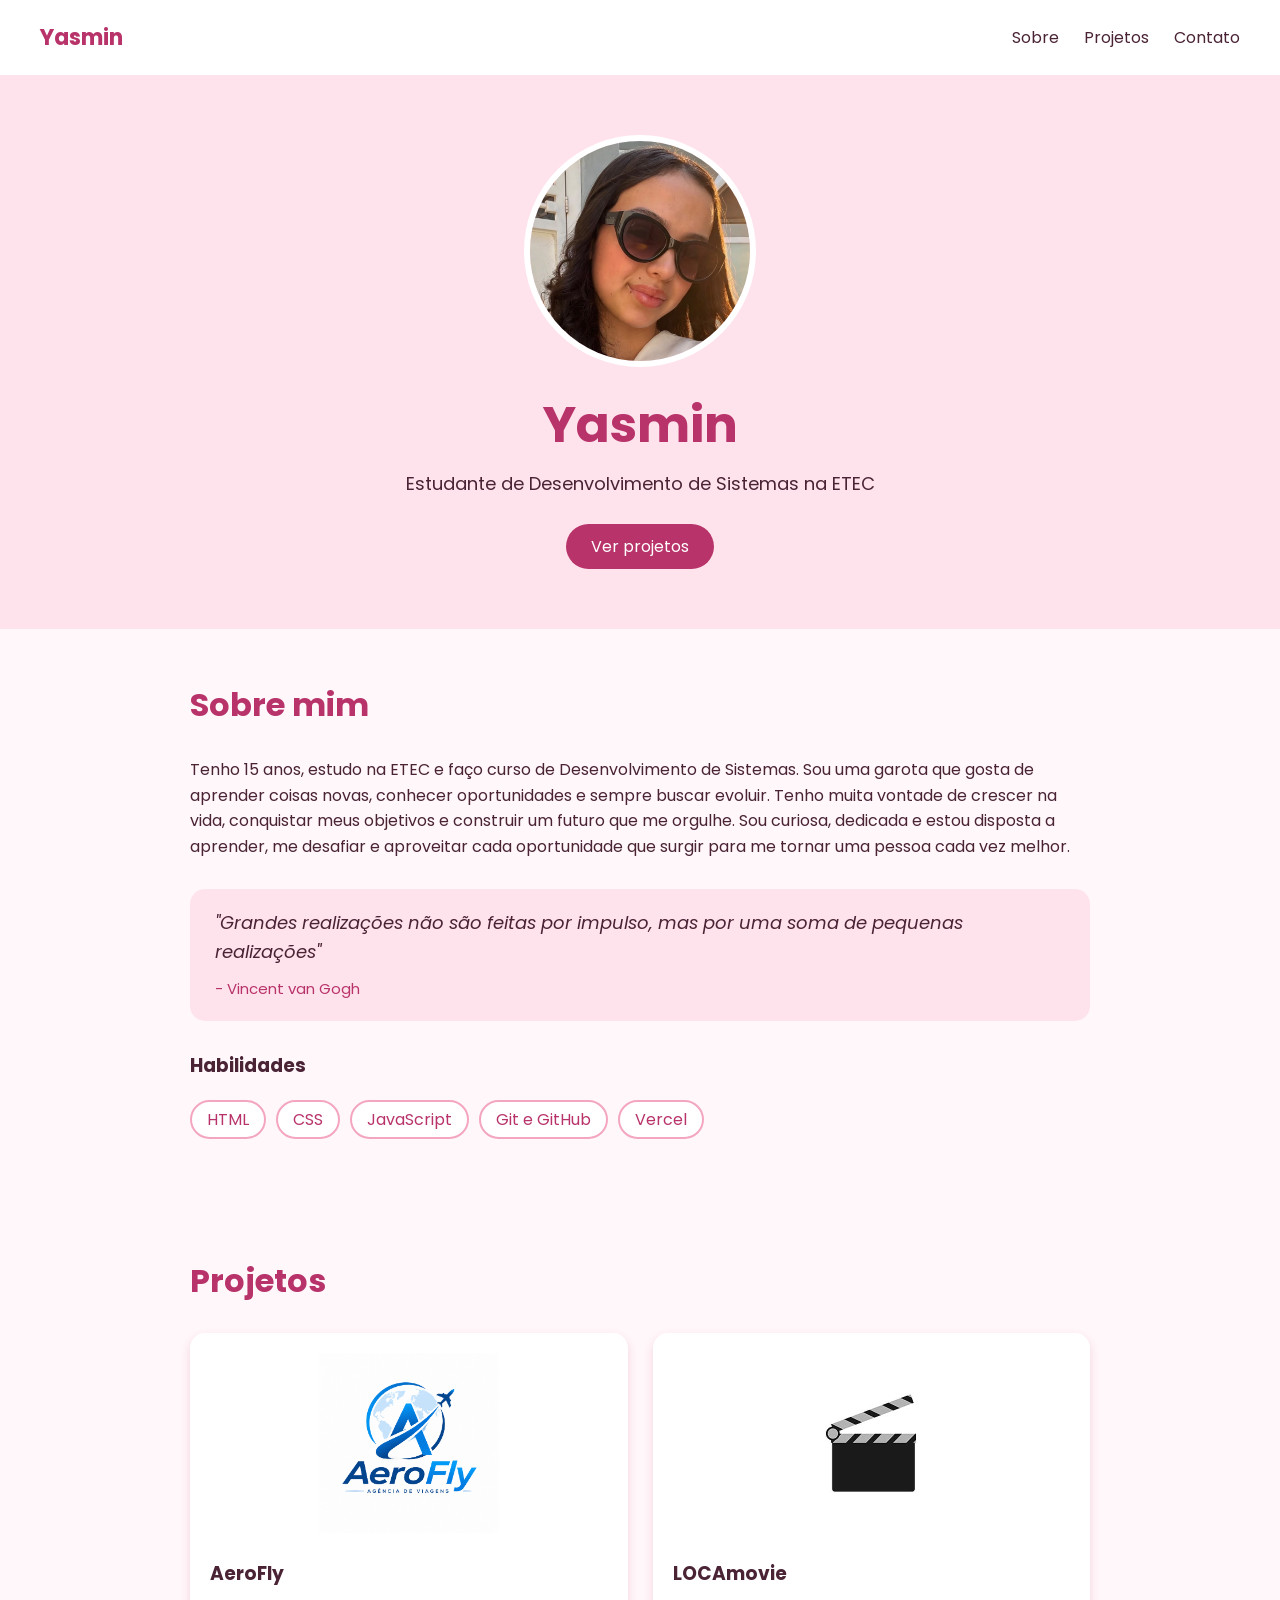
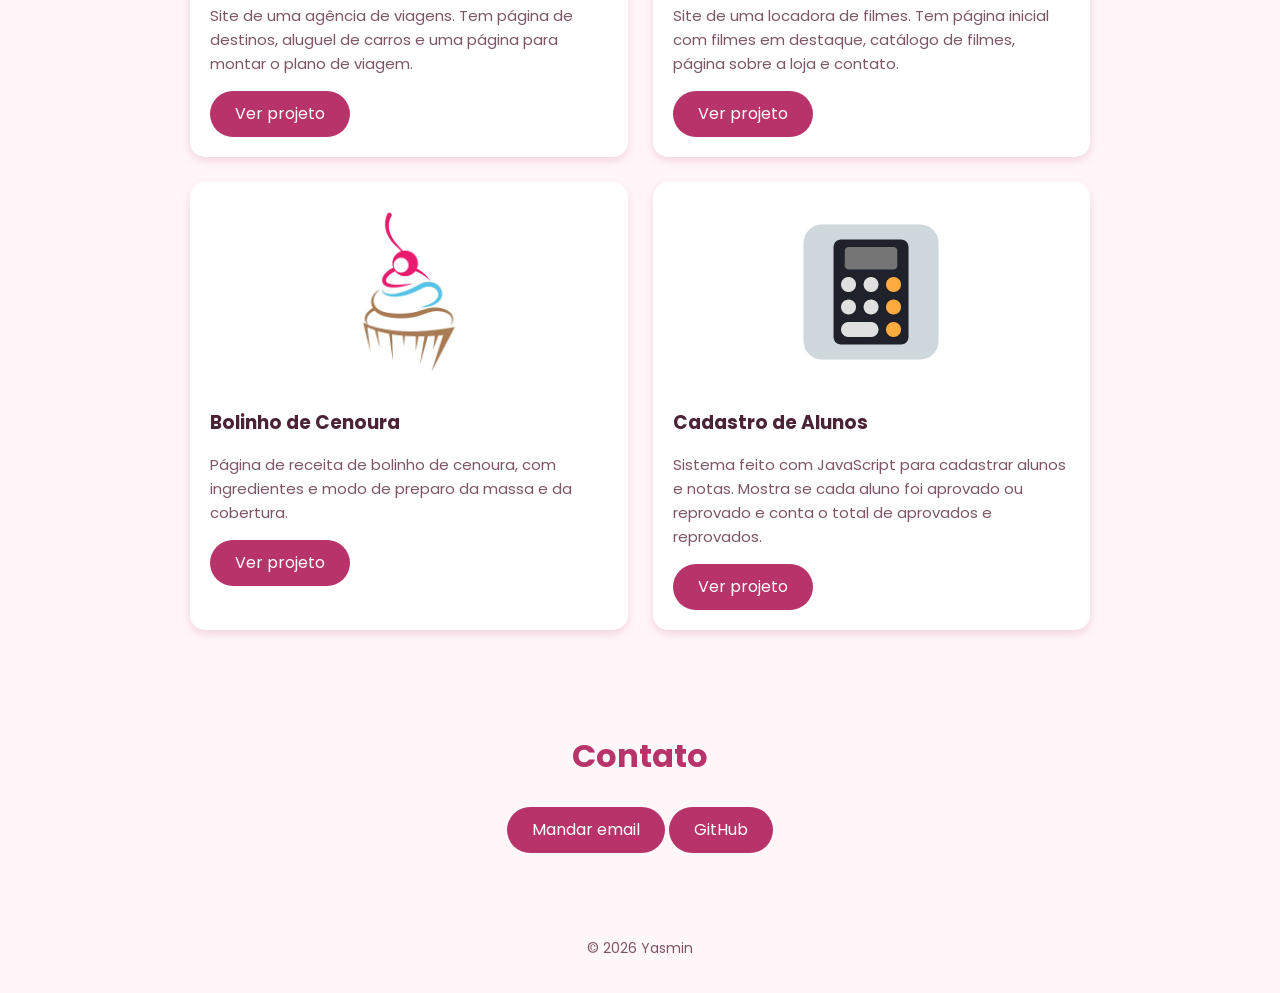
<file: index.html>
<!DOCTYPE html>
<html lang="pt-BR">
<head>
  <meta charset="UTF-8">
  <meta name="viewport" content="width=device-width, initial-scale=1.0">
  <title>Portfólio da Yasmin</title>
  <link href="https://fonts.googleapis.com/css2?family=Poppins:wght@400;600;700&display=swap" rel="stylesheet">
  <style>
    body {
      margin: 0;
      font-family: 'Poppins', Arial, sans-serif;
      background-color: #fff7f9;
      color: #4a2335;
      line-height: 1.6;
    }

    nav {
      display: flex;
      justify-content: space-between;
      align-items: center;
      padding: 20px 40px;
      background-color: white;
    }

    .logo {
      color: #b8336a;
      font-size: 22px;
      font-weight: 700;
      text-decoration: none;
    }

    nav ul {
      display: flex;
      gap: 25px;
      list-style: none;
      margin: 0;
      padding: 0;
    }

    nav ul a {
      color: #4a2335;
      text-decoration: none;
    }

    nav ul a:hover {
      color: #b8336a;
    }

    header {
      text-align: center;
      padding: 60px 20px;
      background-color: #ffe3ec;
    }

    .foto {
      width: 220px;
      height: 220px;
      border-radius: 50%;
      object-fit: cover;
      border: 6px solid white;
    }

    header h1 {
      font-size: 50px;
      color: #b8336a;
      margin: 10px 0 0;
    }

    header p {
      font-size: 18px;
      margin: 5px 0 25px;
    }

    .botao {
      display: inline-block;
      background-color: #b8336a;
      color: white;
      text-decoration: none;
      padding: 10px 25px;
      border-radius: 25px;
      transition: 0.2s;
    }

    .botao:hover {
      background-color: #8c2550;
    }

    section {
      max-width: 900px;
      margin: 0 auto;
      padding: 50px 20px;
    }

    h2 {
      font-size: 32px;
      color: #b8336a;
      margin-top: 0;
    }

    blockquote {
      margin: 30px 0;
      padding: 20px 25px;
      background-color: #ffe3ec;
      border-radius: 15px;
      font-style: italic;
      font-size: 18px;
    }

    blockquote p {
      margin: 10px 0 0;
      font-style: normal;
      font-size: 15px;
      color: #b8336a;
    }

    .habilidades {
      display: flex;
      flex-wrap: wrap;
      gap: 10px;
      list-style: none;
      padding: 0;
    }

    .habilidades li {
      background-color: white;
      color: #b8336a;
      border: 2px solid #f4a6c0;
      padding: 5px 15px;
      border-radius: 20px;
    }

    .projetos {
      display: grid;
      grid-template-columns: 1fr 1fr;
      gap: 25px;
    }

    .card {
      background-color: white;
      border-radius: 15px;
      padding: 20px;
      box-shadow: 0 4px 10px #f3d3df;
      transition: 0.2s;
    }

    .card:hover {
      transform: translateY(-5px);
    }

    .card img {
      width: 100%;
      height: 180px;
      object-fit: contain;
    }

    .card h3 {
      margin-bottom: 5px;
    }

    .card p {
      font-size: 15px;
      color: #7d5566;
    }

    #contato {
      text-align: center;
    }

    footer {
      text-align: center;
      padding: 20px;
      font-size: 14px;
      color: #7d5566;
    }

    @media (max-width: 700px) {
      nav {
        flex-direction: column;
        gap: 10px;
        padding: 20px;
      }

      header h1 {
        font-size: 38px;
      }

      .projetos {
        grid-template-columns: 1fr;
      }
    }
  </style>
</head>
<body>

  <nav>
    <a href="#" class="logo">Yasmin</a>
    <ul>
      <li><a href="#sobre">Sobre</a></li>
      <li><a href="#projetos">Projetos</a></li>
      <li><a href="#contato">Contato</a></li>
    </ul>
  </nav>

  <header>
    <img src="foto.png" alt="Foto da Yasmin" class="foto">
    <h1>Yasmin</h1>
    <p>Estudante de Desenvolvimento de Sistemas na ETEC</p>
    <a href="#projetos" class="botao">Ver projetos</a>
  </header>

  <section id="sobre">
    <h2>Sobre mim</h2>
    <p>
      Tenho 15 anos, estudo na ETEC e faço curso de Desenvolvimento de Sistemas.
      Sou uma garota que gosta de aprender coisas novas, conhecer oportunidades e
      sempre buscar evoluir. Tenho muita vontade de crescer na vida, conquistar meus
      objetivos e construir um futuro que me orgulhe. Sou curiosa, dedicada e estou
      disposta a aprender, me desafiar e aproveitar cada oportunidade que surgir para
      me tornar uma pessoa cada vez melhor.
    </p>

    <blockquote>
      "Grandes realizações não são feitas por impulso, mas por uma soma de pequenas realizações"
      <p>- Vincent van Gogh</p>
    </blockquote>

    <h3>Habilidades</h3>
    <ul class="habilidades">
      <li>HTML</li>
      <li>CSS</li>
      <li>JavaScript</li>
      <li>Git e GitHub</li>
      <li>Vercel</li>
    </ul>
  </section>

  <section id="projetos">
    <h2>Projetos</h2>

    <div class="projetos">
      <div class="card">
        <img src="yasmin/yasmin/logoAeroFly.png" alt="Logo AeroFly">
        <h3>AeroFly</h3>
        <p>Site de uma agência de viagens. Tem página de destinos, aluguel de carros e uma página para montar o plano de viagem.</p>
        <a href="yasmin/yasmin/YASAERO.html" class="botao">Ver projeto</a>
      </div>

      <div class="card">
        <img src="filme.png" alt="Logo LOCAmovie">
        <h3>LOCAmovie</h3>
        <p>Site de uma locadora de filmes. Tem página inicial com filmes em destaque, catálogo de filmes, página sobre a loja e contato.</p>
        <a href="locadora_filmes_rodol%20(FINAL)/locadora_filmes_rodol%20(2)/locadora_filmes_rodol/locadora_filmes_rodol/pagina.1.html" class="botao">Ver projeto</a>
      </div>

      <div class="card">
        <img src="cupcake.png" alt="Logo Bolinho de Cenoura">
        <h3>Bolinho de Cenoura</h3>
        <p>Página de receita de bolinho de cenoura, com ingredientes e modo de preparo da massa e da cobertura.</p>
        <a href="aula07bolinho_Yasmin/aula07bolinho/aula07bolinho/aula%2007.html" class="botao">Ver projeto</a>
      </div>

      <div class="card">
        <img src="calculadora.png" alt="Logo Cadastro de Alunos">
        <h3>Cadastro de Alunos</h3>
        <p>Sistema feito com JavaScript para cadastrar alunos e notas. Mostra se cada aluno foi aprovado ou reprovado e conta o total de aprovados e reprovados.</p>
        <a href="calculadora/index.html" class="botao">Ver projeto</a>
      </div>
    </div>
  </section>

  <section id="contato">
    <h2>Contato</h2>
    <a href="mailto:yasmin@email.com" class="botao">Mandar email</a>
    <a href="https://github.com/yasmingabriellecaldeirabarros-web" target="_blank" class="botao">GitHub</a>
  </section>

  <footer>
    <p>© 2026 Yasmin</p>
  </footer>

</body>
</html>
</file>
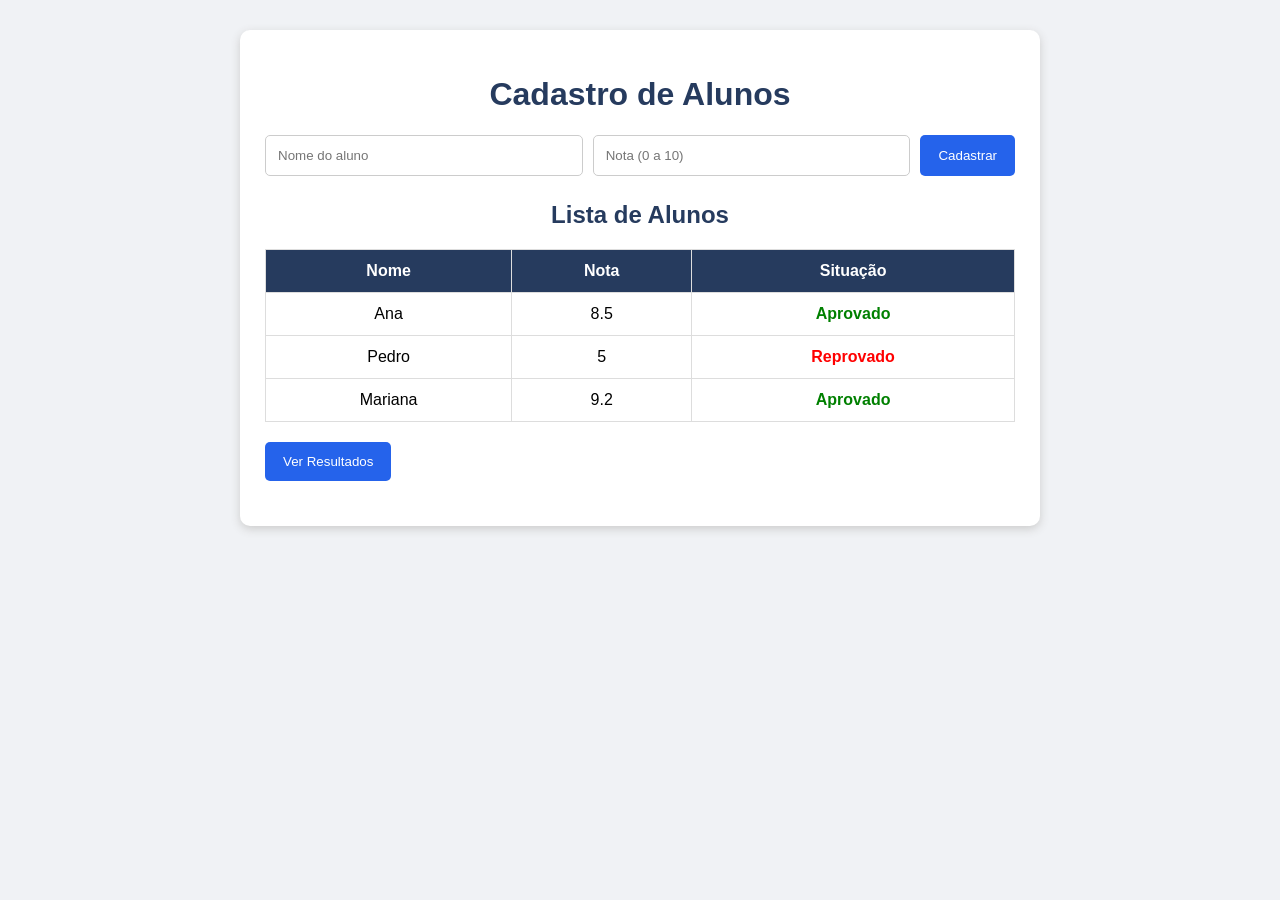
<file: calculadora/index.html>
<!DOCTYPE html>
<html lang="pt-BR">
<head>
    <meta charset="UTF-8">
    <meta name="viewport" content="width=device-width, initial-scale=1.0">
    <title>Sistema de Alunos</title>

    <link rel="stylesheet" href="style.css">
</head>
<body>

    <div class="container">

        <h1>Cadastro de Alunos</h1>

        <div class="formulario">
            <input type="text" id="nome" placeholder="Nome do aluno">
            <input type="number" id="nota" placeholder="Nota (0 a 10)" min="0" max="10" step="0.1">

            <button onclick="cadastrarAluno()">
                Cadastrar
            </button>
        </div>

        <h2>Lista de Alunos</h2>

        <table>
            <thead>
                <tr>
                    <th>Nome</th>
                    <th>Nota</th>
                    <th>Situação</th>
                </tr>
            </thead>

            <tbody id="listaAlunos">
            </tbody>
        </table>

        <button onclick="calcularResultados()">
            Ver Resultados
        </button>

        <p id="resultado"></p>

    </div>

    <script src="script.js"></script>

</body>
</html>
</file>
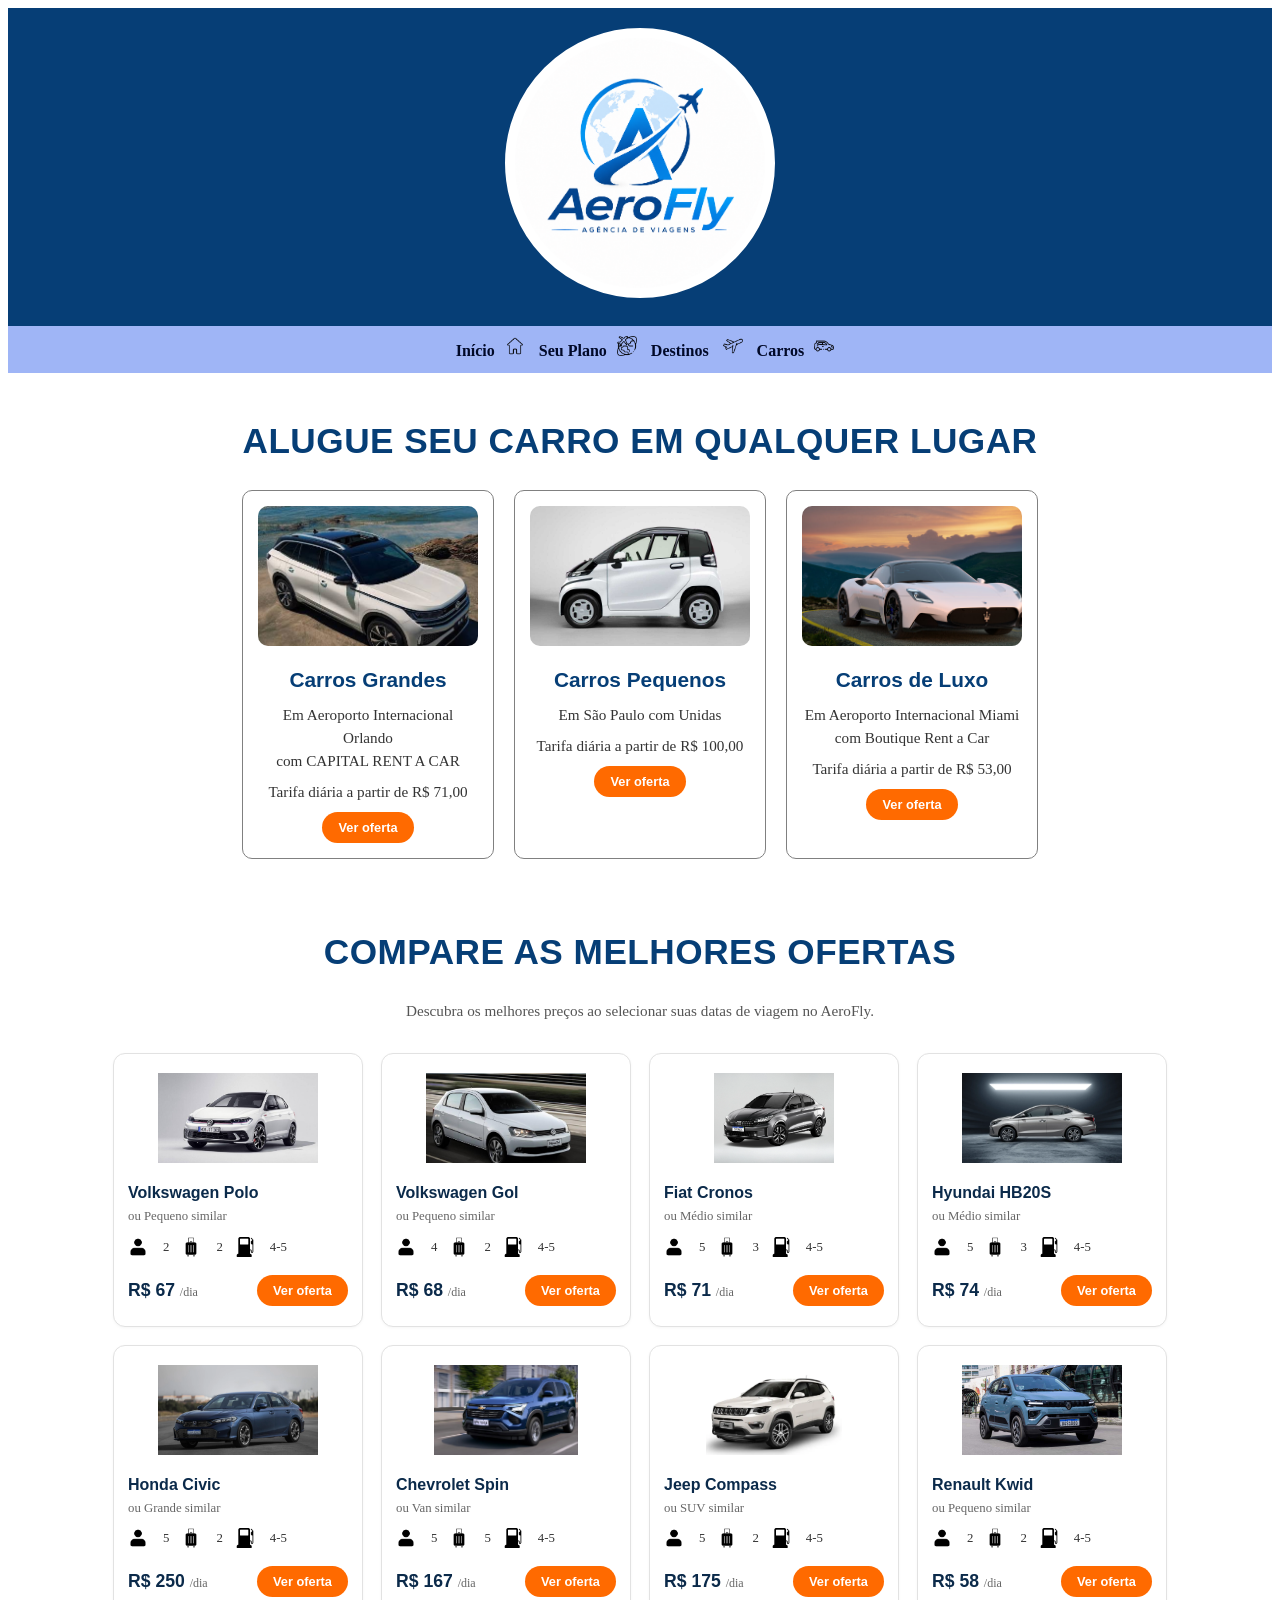
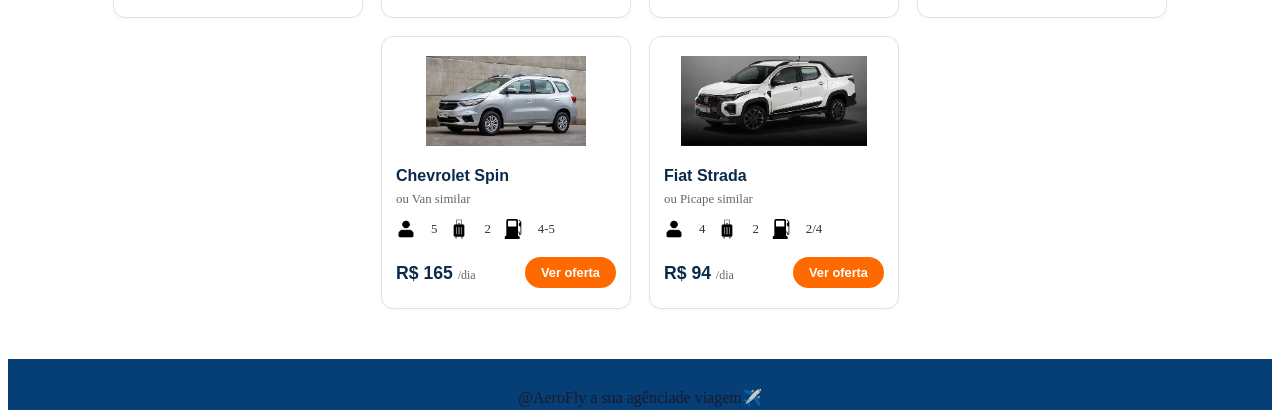
<file: yasmin/yasmin/carros.html>
<!DOCTYPE html>
<html lang="pt-BR">
<head>
    <meta charset="UTF-8">
    <meta name="viewport" content="width=device-width, initial-scale=1.0">
    <title>Sua agência de viagens</title>

    <style>
        body{

            background-color: white;
            font-family: 'Lora', serif;
            font-size: 16px;
            line-height: 1.6;
            color: #1a1a2e;
            text-align: center;
        }

        h1 {
            font-family: 'Poppins', sans-serif;
            font-weight: 700;
            font-size: 2.2rem;
            color: #063e76;
            letter-spacing: 0.5px;
            margin: 40px 0 20px;
            text-transform: uppercase;
        }

        h2 {
            font-family: 'Poppins', sans-serif;
            font-weight: 600;
            font-size: 1.3rem;
            color: #063e76;
            margin: 10px 0 5px;
        }

        h3 {
            font-family: 'Poppins', sans-serif;
            font-weight: 600;
            font-size: 1.1rem;
            color: #0b2a4a;
            margin: 15px 0;
        }

        p {
            font-family: 'Lora', serif;
            font-size: 0.95rem;
            color: #333;
            line-height: 1.5;
            margin: 8px 0;
        }

        header {
            background-color: #063e76;
            text-align: center;
            padding: 20px;
        }

        header img {
            width: 250px;
            height: auto;
            object-fit: contain;
            border: 5px solid white;
            border-radius: 50%;
            background-color: white;
            padding: 5px;
        }

        nav {
            background: rgb(159, 181, 246);
            text-align: center;
            padding: 10px;
        }

        nav a {
            color: rgb(1, 9, 40);
            margin: 0 10px;
            text-decoration: none;
            font-weight: bold;
        }

        .lista-cards {
            display: flex;
            flex-wrap: wrap;
            justify-content: center;
            gap: 20px;
            padding: 0 20px;
            border-color: rgb(1, 20, 37);
        }

        .card {
            width: 220px;
            border: 1px solid gray;
            border-radius: 10px;
            padding: 15px;
            font-family: Arial;
        }

        .foto {
            width: 100%;
            height: 140px;
            object-fit: cover;
            border-radius: 10px;
        }
    

   

        footer{
            background-color: #063e76;
        }


        .subtitulo {
            color: #555;
            max-width: 600px;
            margin: 0 auto 30px;
        }

        .grade-locadoras {
            display: flex;
            flex-wrap: wrap;
            justify-content: center;
            gap: 18px;
            padding: 0 20px 50px;
        }

        .card-locadora {
            width: 220px;
            background-color: #fff;
            border: 1px solid #e2e2e2;
            border-radius: 12px;
            padding: 14px;
            text-align: left;
            position: relative;
            font-family: 'Lora', serif;
            box-shadow: 0 1px 3px rgba(0,0,0,0.04);
            transition: 0.2s;
        }

        .card-locadora:hover {
            box-shadow: 0 4px 12px rgba(0,0,0,0.08);
            transform: translateY(-2px);
        }


        .imagem-carro {
            font-size: 3.2rem;
            text-align: center;
            margin: 5px 0 10px;
            line-height: 1;
        }

        .imagem-carro img {
            width: 100%;
            height: 90px;
            object-fit: contain;
        }

        .selo-locadora {
            display: inline-block;
            font-family: 'Poppins', sans-serif;
            font-weight: 700;
            font-size: 0.85rem;
            padding: 4px 10px;
            border-radius: 4px;
            margin-bottom: 12px;
        }

        .nome-carro {
            font-family: 'Poppins', sans-serif;
            font-weight: 600;
            font-size: 1rem;
            color: #0b2a4a;
            margin: 0;
        }

        .carro-similar {
            font-size: 0.8rem;
            color: #666;
            margin: 2px 0 10px;
        }

        .especificacoes {
            display: flex;
            align-items: center;
            gap: 12px;
            font-size: 0.8rem;
            color: #333;
            margin-bottom: 12px;
        }

        .especificacoes img {
            vertical-align: middle;
            margin-right: 3px;
        }

        .linha-preco {
            display: flex;
            align-items: center;
            justify-content: space-between;
        }

        .preco-diaria {
            font-family: 'Poppins', sans-serif;
            font-weight: 700;
            font-size: 1.1rem;
            color: #0b2a4a;
        }

        .preco-diaria small {
            font-family: 'Lora', serif;
            font-weight: 400;
            font-size: 0.75rem;
            color: #666;
        }

        .ver-oferta {
            background-color: #ff6a00;
            color: white;
            border: none;
            padding: 8px 16px;
            border-radius: 20px;
            font-family: 'Poppins', sans-serif;
            font-weight: 600;
            font-size: 0.8rem;
            cursor: pointer;
            transition: 0.2s;
        }

        .ver-oferta:hover {
            background-color: #e35d00;
        }
    </style>
</head>

<body>

    <header>
        <img src="logoAeroFly.png" alt="Logo AeroFly">
    </header>

    <nav>
        <a href="YASAERO.html">Início</a><img src="casa.png" width="20" height="20">
         <a href="plano_viagen.html">Seu Plano</a><img src="viagem.png" width="20" height="20">
        <a href="destinos.html">Destinos </a><img src="aviao.png" width="20" height="20">
        <a href="carros.html">Carros</a><img src="carro.png" width="20" height="20">
    </nav>

    <h1>Alugue seu carro em qualquer lugar</h1>

    <section class="lista-cards">

        <div class="card">
            <img class="foto" src="GRANDE.jpg" alt="Carros Grandes">
            <h2>Carros Grandes</h2>
            <p>Em Aeroporto Internacional Orlando<br>com CAPITAL RENT A CAR</p>
            <p>Tarifa diária a partir de R$ 71,00</p>
            <button class="ver-oferta">Ver oferta</button>     
           </div>

        <div class="card">
            <img class="foto" src="PEQUENO.jpg" alt="Carros Pequenos">
            <h2>Carros Pequenos</h2>
            <p>Em São Paulo com Unidas</p>
            <p>Tarifa diária a partir de R$ 100,00</p>
            <button class="ver-oferta">Ver oferta</button>
        </div>

        <div class="card">
            <img class="foto" src="LUXO.jpg" alt="Carros de Luxo">
            <h2>Carros de Luxo</h2>
            <p>Em Aeroporto Internacional Miami<br>com Boutique Rent a Car</p>
            <p>Tarifa diária a partir de R$ 53,00</p>
            <button class="ver-oferta">Ver oferta</button>
        </div>

    </section>

    <br>

    <h1>Compare as melhores ofertas</h1>
    <p class="subtitulo">Descubra os melhores preços ao selecionar suas datas de viagem no AeroFly.</p>

    <section class="grade-locadoras">

        <div class="card-locadora">
            <div class="imagem-carro"><img src="polo.jpg" alt="Volkswagen Polo"></div>
            <p class="nome-carro">Volkswagen Polo</p>
            <p class="carro-similar">ou Pequeno similar</p>
            <div class="especificacoes">
                <img src="pessoa.png" height="20" width="20"> 2
                <img src="bagagem-de-viagem.png" height="20" width="20"> 2
                <img src="posto-de-gasolina.png" height="20" width="20"> 4-5
            </div>
            <div class="linha-preco">
                <p class="preco-diaria">R$ 67 <small>/dia</small></p>
                <button class="ver-oferta">Ver oferta</button>
            </div>
        </div>

        <div class="card-locadora">
            <div class="imagem-carro"><img src="gol.jpg" alt="Volkswagen Gol"></div>
            <p class="nome-carro">Volkswagen Gol</p>
            <p class="carro-similar">ou Pequeno similar</p>
            <div class="especificacoes">
                <img src="pessoa.png" height="20" width="20"> 4
                <img src="bagagem-de-viagem.png" height="20" width="20"> 2
                <img src="posto-de-gasolina.png" height="20" width="20"> 4-5
            </div>
            <div class="linha-preco">
                <p class="preco-diaria">R$ 68 <small>/dia</small></p>
                <button class="ver-oferta">Ver oferta</button>
            </div>
        </div>

        <div class="card-locadora">
            <div class="imagem-carro"><img src="cronos.webp" alt="Fiat Cronos"></div>
            <p class="nome-carro">Fiat Cronos</p>
            <p class="carro-similar">ou Médio similar</p>
            <div class="especificacoes">
                <img src="pessoa.png" height="20" width="20"> 5
                <img src="bagagem-de-viagem.png" height="20" width="20"> 3
                <img src="posto-de-gasolina.png" height="20" width="20"> 4-5
            </div>
            <div class="linha-preco">
                <p class="preco-diaria">R$ 71 <small>/dia</small></p>
                <button class="ver-oferta">Ver oferta</button>
            </div>
        </div>

        <div class="card-locadora">
            <div class="imagem-carro"><img src="hb20s.webp" alt="Hyundai HB20S"></div>
            <p class="nome-carro">Hyundai HB20S</p>
            <p class="carro-similar">ou Médio similar</p>
            <div class="especificacoes">
                <img src="pessoa.png" height="20" width="20"> 5
                <img src="bagagem-de-viagem.png" height="20" width="20"> 3
                <img src="posto-de-gasolina.png" height="20" width="20"> 4-5
            </div>
            <div class="linha-preco">
                <p class="preco-diaria">R$ 74 <small>/dia</small></p>
                <button class="ver-oferta">Ver oferta</button>
            </div>
        </div>

        <div class="card-locadora">
            <div class="imagem-carro"><img src="hcivic.webp" alt="Honda Civic"></div>
            <p class="nome-carro">Honda Civic</p>
            <p class="carro-similar">ou Grande similar</p>
            <div class="especificacoes">
                <img src="pessoa.png" height="20" width="20"> 5
                <img src="bagagem-de-viagem.png" height="20" width="20"> 2
                <img src="posto-de-gasolina.png" height="20" width="20"> 4-5
            </div>
            <div class="linha-preco">
                <p class="preco-diaria">R$ 250 <small>/dia</small></p>
                <button class="ver-oferta">Ver oferta</button>
            </div>
        </div>

        <div class="card-locadora">
            <div class="imagem-carro"><img src="spin7.jpg" alt="Chevrolet Spin"></div>
            <p class="nome-carro">Chevrolet Spin</p>
            <p class="carro-similar">ou Van similar</p>
            <div class="especificacoes">
                <img src="pessoa.png" height="20" width="20"> 5
                <img src="bagagem-de-viagem.png" height="20" width="20"> 5
                <img src="posto-de-gasolina.png" height="20" width="20"> 4-5
            </div>
            <div class="linha-preco">
                <p class="preco-diaria">R$ 167 <small>/dia</small></p>
                <button class="ver-oferta">Ver oferta</button>
            </div>
        </div>

        <div class="card-locadora">
            <div class="imagem-carro"><img src="compass.webp" alt="Jeep Compass"></div>
            <p class="nome-carro">Jeep Compass</p>
            <p class="carro-similar">ou SUV similar</p>
            <div class="especificacoes">
                <img src="pessoa.png" height="20" width="20"> 5
                <img src="bagagem-de-viagem.png" height="20" width="20"> 2
                <img src="posto-de-gasolina.png" height="20" width="20"> 4-5
            </div>
            <div class="linha-preco">
                <p class="preco-diaria">R$ 175 <small>/dia</small></p>
                <button class="ver-oferta">Ver oferta</button>
            </div>
        </div>

        <div class="card-locadora">
            <div class="imagem-carro"><img src="kwid.jpg" alt="Renault Kwid"></div>
            <p class="nome-carro">Renault Kwid</p>
            <p class="carro-similar">ou Pequeno similar</p>
            <div class="especificacoes">
                <img src="pessoa.png" height="20" width="20"> 2
                <img src="bagagem-de-viagem.png" height="20" width="20"> 2
                <img src="posto-de-gasolina.png" height="20" width="20"> 4-5
            </div>
            <div class="linha-preco">
                <p class="preco-diaria">R$ 58 <small>/dia</small></p>
                <button class="ver-oferta">Ver oferta</button>
            </div>
        </div>

        <div class="card-locadora">
            <div class="imagem-carro"><img src="chevos.avif" alt="Chevrolet Spin"></div>
            <p class="nome-carro">Chevrolet Spin</p>
            <p class="carro-similar">ou Van similar</p>
            <div class="especificacoes">
                <img src="pessoa.png" height="20" width="20"> 5
                <img src="bagagem-de-viagem.png" height="20" width="20"> 2
                <img src="posto-de-gasolina.png" height="20" width="20"> 4-5
            </div>
            <div class="linha-preco">
                <p class="preco-diaria">R$ 165 <small>/dia</small></p>
                <button class="ver-oferta">Ver oferta</button>
            </div>
        </div>

        <div class="card-locadora">
            <div class="imagem-carro"><img src="estrada.webp" alt="Fiat Strada"></div>
            <p class="nome-carro">Fiat Strada</p>
            <p class="carro-similar">ou Picape similar</p>
            <div class="especificacoes">
                <img src="pessoa.png" height="20" width="20"> 4
                <img src="bagagem-de-viagem.png" height="20" width="20"> 2
                <img src="posto-de-gasolina.png" height="20" width="20"> 2/4
            </div>
            <div class="linha-preco">
                <p class="preco-diaria">R$ 94 <small>/dia</small></p>
                <button class="ver-oferta">Ver oferta</button>
            </div>
        </div>

    </section>

    <footer>
        <br>
        @AeroFly a sua agênciade viagem✈️
        <BR>
    </footer>

</body>
</html>
</file>
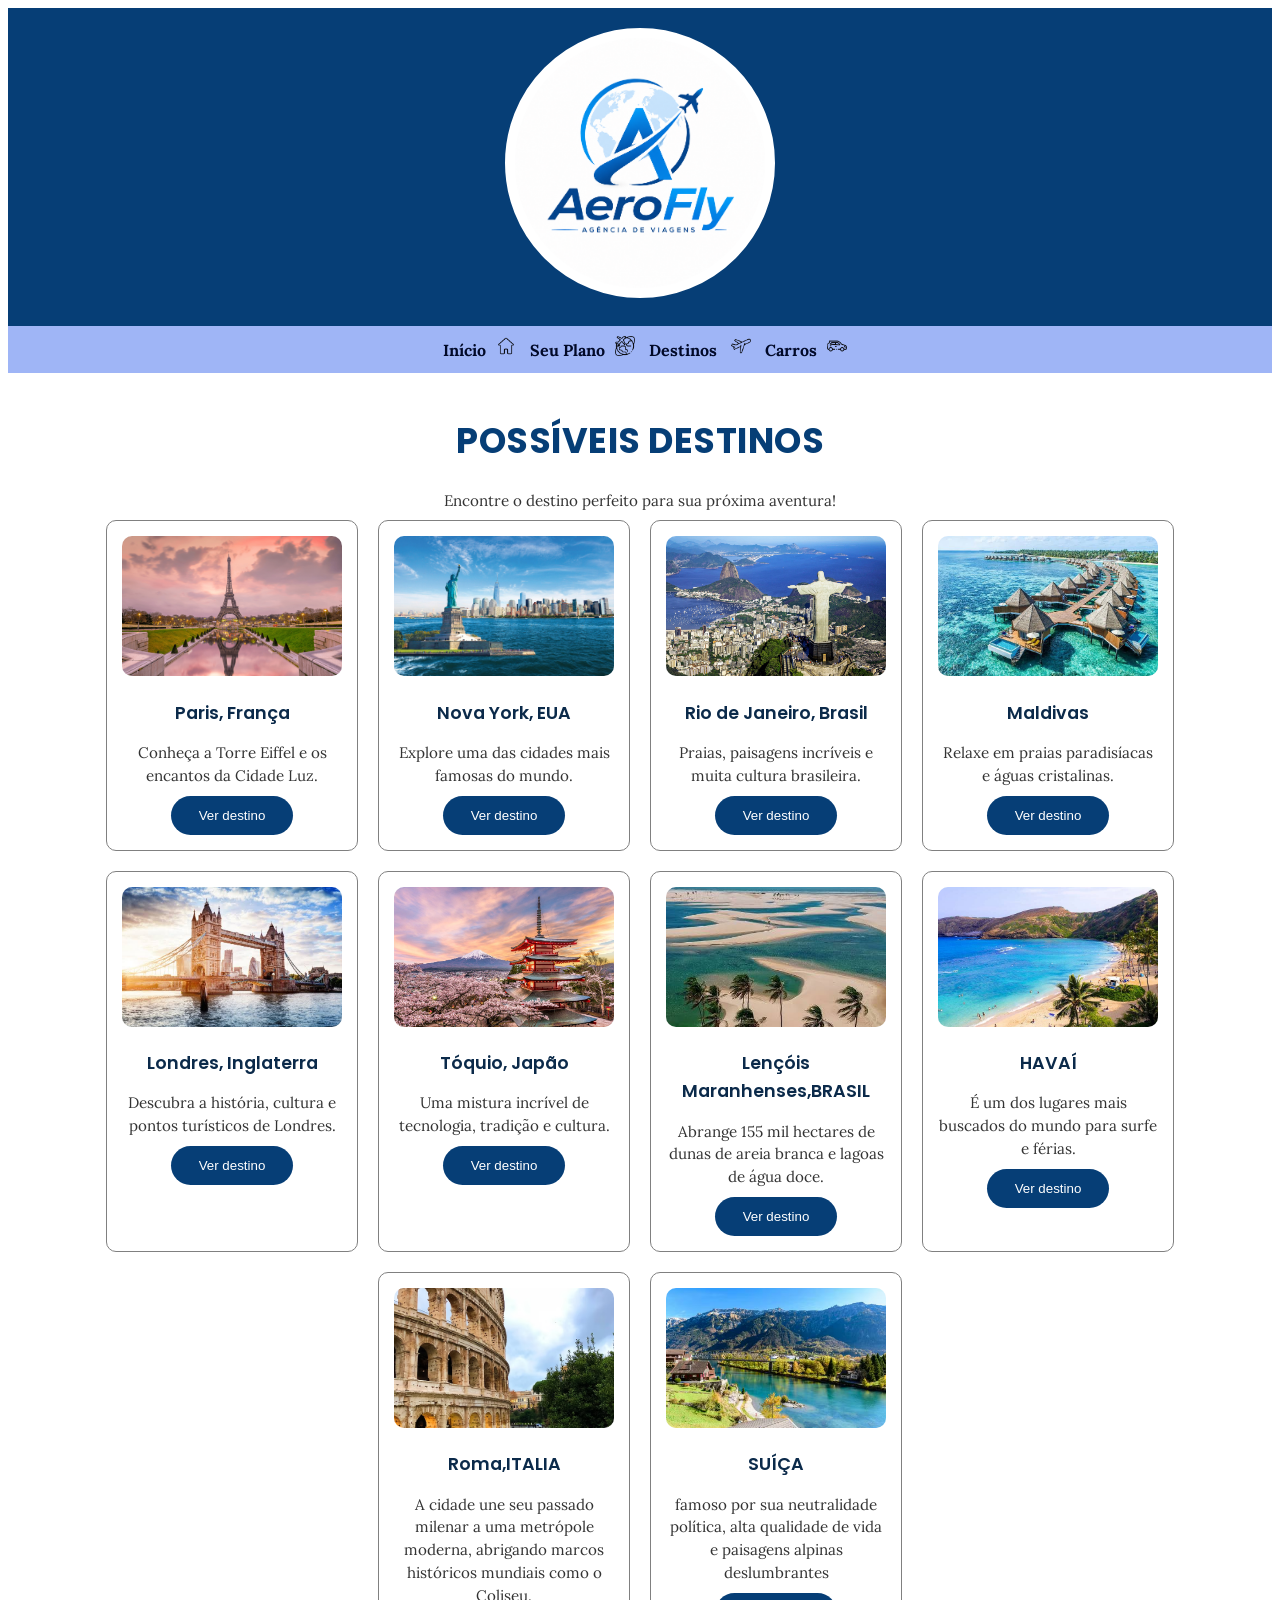
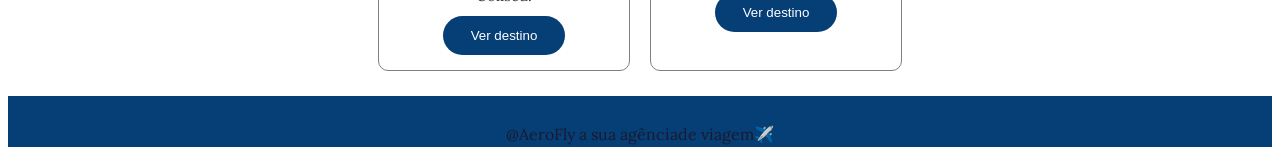
<file: yasmin/yasmin/destinos.html>
<!DOCTYPE html>
<html lang="pt-BR">
<head>
    <meta charset="UTF-8">
    <meta name="viewport" content="width=device-width, initial-scale=1.0">
    <title>Explore nossos destinos</title>

    <style>
        @import url('https://fonts.googleapis.com/css2?family=Poppins:wght@400;600;700&family=Lora:ital,wght@0,400;0,600;1,400&display=swap');

        body{

            background-color: white;
            font-family: 'Lora', serif;
            font-size: 16px;
            line-height: 1.6;
            color: #1a1a2e;
            text-align: center;
        }

        h1 {
            font-family: 'Poppins', sans-serif;
            font-weight: 700;
            font-size: 2.2rem;
            color: #063e76;
            letter-spacing: 0.5px;
            margin: 40px 0 20px;
            text-transform: uppercase;
        }

        h2 {
            font-family: 'Poppins', sans-serif;
            font-weight: 600;
            font-size: 1.3rem;
            color: #063e76;
            margin: 10px 0 5px;
        }

        h3 {
            font-family: 'Poppins', sans-serif;
            font-weight: 600;
            font-size: 1.1rem;
            color: #0b2a4a;
            margin: 15px 0;
        }

        p {
            font-family: 'Lora', serif;
            font-size: 0.95rem;
            color: #333;
            line-height: 1.5;
            margin: 8px 0;
        }

        header {
            background-color: #063e76;
            text-align: center;
            padding: 20px;
        }

        header img {
            width: 250px;
            height: auto;
            object-fit: contain;
            border: 5px solid white;
            border-radius: 50%;
            background-color: white;
            padding: 5px;
        }

        nav {
            background: rgb(159, 181, 246);
            text-align: center;
            padding: 10px;
        }

        nav a {
            color: rgb(1, 9, 40);
            margin: 0 10px;
            text-decoration: none;
            font-weight: bold;
        }

        .banner-meio {
            text-align: center;
            margin: 30px 0;
        }

        .banner-meio img {
            width: 100%;
            max-width: 1200px;
            height: auto;
            border-radius: 25px;
            background-color: white;
            display: block;
            margin: 10px auto 0;
        }

        .lista-cards {
            display: flex;
            flex-wrap: wrap;
            justify-content: center;
            gap: 20px;
            padding: 0 20px;
            border-color: rgb(1, 20, 37);
        }

        .card {
            width: 220px;
            border: 1px solid gray;
            border-radius: 10px;
            padding: 15px;
            font-family: Arial;
        }

        .foto {
            width: 100%;
            height: 140px;
            object-fit: cover;
            border-radius: 10px;
        }

        .selo-verde {
            background-color: lightgreen;
            padding: 5px;
            display: inline-block;
        }

        .nota {
            background-color: green;
            color: white;
            padding: 3px 8px;
        }

        .foto-destaque {
            height: 270px;
            width: 100%;
            max-width: 1000px;
            object-fit: cover;
            border-radius: 10px;
            transition: 0.3s;
        }

        .foto-destaque:hover {
            transform: scale(1.05);
        }

        .imagem-com-botao {
            position: relative;
            display: inline-block;
            max-width: 1000px;
            width: 100%;
        }

        .botao-saiba-mais {
       
         position: absolute;
         bottom: 30px;
        left: 50%;
        transform: translateX(-50%);
         background-color: #063e76;
         color: white;
         padding: 12px 28px;
         border-radius: 30px;
         text-decoration: none;
        }

        .botao-formulario {
            position: absolute;
            bottom: 30px;
            left: 50%;
            transform: translateX(-50%);
            background-color: #cddeef;
             color: #063e76;
            padding: 12px 28px;
            border-radius: 30px;
            text-decoration: none;
            font-weight: bold;
            white-space: nowrap;
            transition: 0.3s;
        }

        .botao-formulario:hover {
             background-color: #063e76;
            color: white;
            transform: translateX(-50%) scale(1.05);
        }

           .cadastrar {
        background-color: #063e76;
         color: white;
         border: none;
         padding: 12px 28px;
         border-radius: 30px;
         cursor: pointer;
        }

        footer{
            background-color: #063e76;
        }
    </style>
</head>

<body>

    <header>
        <img src="logoAeroFly.png" alt="Logo AeroFly">
    </header>

    <nav>
        <a href="YASAERO.html">Início</a><img src="casa.png" width="20" height="20">
         <a href="plano_viagen.html">Seu Plano</a><img src="viagem.png" width="20" height="20">
        <a href="destinos.html">Destinos </a><img src="aviao.png" width="20" height="20">
        <a href="carros.html">Carros</a><img src="carro.png" width="20" height="20">
    </nav>

    <h1>Possíveis Destinos</h1>
    <p>Encontre o destino perfeito para sua próxima aventura!</p>

    <section class="lista-cards">

        <div class="card">
            <img class="foto" src="paris.png" alt="Paris">
            <h3>Paris, França</h3>
            <p>Conheça a Torre Eiffel e os encantos da Cidade Luz.</p>
            <button class="cadastrar">Ver destino</button>
        </div>

        <div class="card">
            <img class="foto" src="nyc.jpg" alt="Nova York">
            <h3>Nova York, EUA</h3>
            <p>Explore uma das cidades mais famosas do mundo.</p>
            <button class="cadastrar">Ver destino</button>
        </div>

        <div class="card">
            <img class="foto" src="rio.webp" alt="Rio de Janeiro">
            <h3>Rio de Janeiro, Brasil</h3>
            <p>Praias, paisagens incríveis e muita cultura brasileira.</p>
            <button class="cadastrar">Ver destino</button>
        </div>

        <div class="card">
            <img class="foto" src="maldivas.jfif" alt="Maldivas">
            <h3>Maldivas</h3>
            <p>Relaxe em praias paradisíacas e águas cristalinas.</p>
            <button class="cadastrar">Ver destino</button>
        </div>

        <div class="card">
            <img class="foto" src="londres.jfif" alt="Londres">
            <h3>Londres, Inglaterra</h3>
            <p>Descubra a história, cultura e pontos turísticos de Londres.</p>
            <button class="cadastrar">Ver destino</button>
        </div>

        <div class="card">
            <img class="foto" src="tokyo.jpg" alt="Tóquio">
            <h3>Tóquio, Japão</h3>
            <p>Uma mistura incrível de tecnologia, tradição e cultura.</p>
            <button class="cadastrar">Ver destino</button>
        </div>

             <div class="card">
            <img class="foto" src="lencoism.jpg" alt="lencois">
            <h3>Lençóis Maranhenses,BRASIL</h3>
            <p>Abrange 155 mil hectares de dunas de areia branca e lagoas de água doce.</p>
            <button class="cadastrar">Ver destino</button>
        </div>
             <div class="card">
            <img class="foto" src="hava.jpg" alt="havai">
            <h3>HAVAÍ</h3>
            <p>É um dos lugares mais buscados do mundo para surfe e férias.</p>
            <button class="cadastrar">Ver destino</button>
        </div>
             <div class="card">
            <img class="foto" src="COLI.avif" alt="COLISEU">
            <h3>Roma,ITALIA</h3>
            <p>A cidade une seu passado milenar a uma metrópole moderna, abrigando marcos históricos mundiais como o Coliseu.</p>
            <button class="cadastrar">Ver destino</button>
        </div>

        </div>
             <div class="card">
            <img class="foto" src="SUICA.avif" alt="SUICA">
            <h3>SUÍÇA</h3>
            <p> famoso por sua neutralidade política, alta qualidade de vida e paisagens alpinas deslumbrantes</p>
            <button class="cadastrar">Ver destino</button>
        </div>

    </section>

    <br>

    <footer>
        <br>
        @AeroFly a sua agênciade viagem✈️
        <BR>
    </footer>

</body>
</html>
</file>
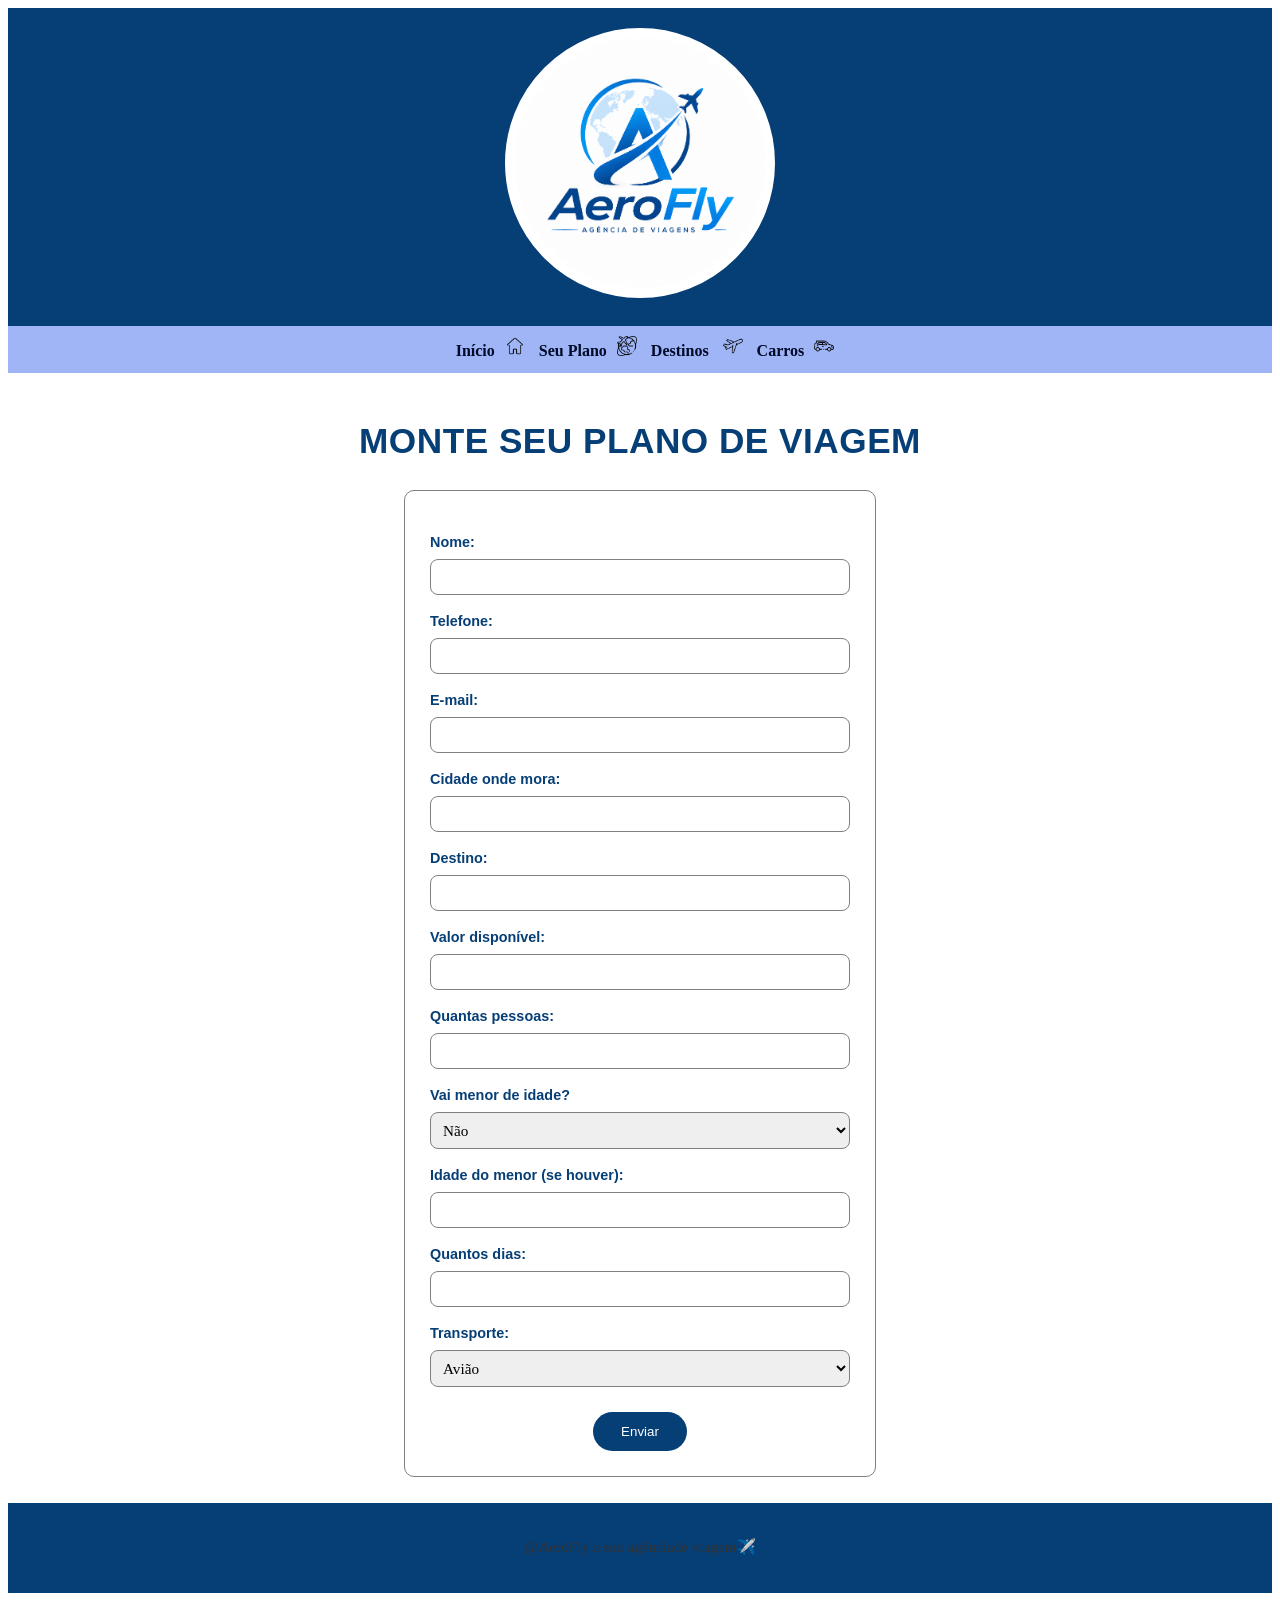
<file: yasmin/yasmin/plano_viagen.html>
<!DOCTYPE html>
<html lang="pt-BR">
<head>
    <meta charset="UTF-8">
    <meta name="viewport" content="width=device-width, initial-scale=1.0">
    <title>Sua agência de viagens</title>

    <style>
        body{

            background-color: white;
            font-family: 'Lora', serif;
            font-size: 16px;
            line-height: 1.6;
            color: #1a1a2e;
            text-align: center;
        }

        h1 {
            font-family: 'Poppins', sans-serif;
            font-weight: 700;
            font-size: 2.2rem;
            color: #063e76;
            letter-spacing: 0.5px;
            margin: 40px 0 20px;
            text-transform: uppercase;
        }

        h2 {
            font-family: 'Poppins', sans-serif;
            font-weight: 600;
            font-size: 1.3rem;
            color: #063e76;
            margin: 10px 0 5px;
        }

        h3 {
            font-family: 'Poppins', sans-serif;
            font-weight: 600;
            font-size: 1.1rem;
            color: #0b2a4a;
            margin: 15px 0;
        }

        p {
            font-family: 'Lora', serif;
            font-size: 0.95rem;
            color: #333;
            line-height: 1.5;
            margin: 8px 0;
        }

        header {
            background-color: #063e76;
            text-align: center;
            padding: 20px;
        }

        header img {
            width: 250px;
            height: auto;
            object-fit: contain;
            border: 5px solid white;
            border-radius: 50%;
            background-color: white;
            padding: 5px;
        }

        nav {
            background: rgb(159, 181, 246);
            text-align: center;
            padding: 10px;
        }

        nav a {
            color: rgb(1, 9, 40);
            margin: 0 10px;
            text-decoration: none;
            font-weight: bold;
        }

        .banner-meio {
            text-align: center;
            margin: 30px 0;
        }

        .banner-meio img {
            width: 100%;
            max-width: 1200px;
            height: auto;
            border-radius: 25px;
            background-color: white;
            display: block;
            margin: 10px auto 0;
        }

        .lista-cards {
            display: flex;
            flex-wrap: wrap;
            justify-content: center;
            gap: 20px;
            padding: 0 20px;
            border-color: rgb(1, 20, 37);
        }

        .card {
            width: 220px;
            border: 1px solid gray;
            border-radius: 10px;
            padding: 15px;
            font-family: Arial;
        }

        .foto {
            width: 100%;
            height: 140px;
            object-fit: cover;
            border-radius: 10px;
        }

        .selo-verde {
            background-color: lightgreen;
            padding: 5px;
            display: inline-block;
        }

        .nota {
            background-color: green;
            color: white;
            padding: 3px 8px;
        }

        .foto-destaque {
            height: 270px;
            width: 100%;
            max-width: 1000px;
            object-fit: cover;
            border-radius: 10px;
            transition: 0.3s;
        }

        .foto-destaque:hover {
            transform: scale(1.05);
        }

        .imagem-com-botao {
            position: relative;
            display: inline-block;
            max-width: 1000px;
            width: 100%;
        }

        .botao-saiba-mais {
       
         position: absolute;
         bottom: 30px;
        left: 50%;
        transform: translateX(-50%);
         background-color: #063e76;
         color: white;
         padding: 12px 28px;
         border-radius: 30px;
         text-decoration: none;
        }

        .botao-formulario {
            position: absolute;
            bottom: 30px;
            left: 50%;
            transform: translateX(-50%);
            background-color: #cddeef;
             color: #063e76;
            padding: 12px 28px;
            border-radius: 30px;
            text-decoration: none;
            font-weight: bold;
            white-space: nowrap;
            transition: 0.3s;
        }

        .botao-formulario:hover {
             background-color: #063e76;
            color: white;
            transform: translateX(-50%) scale(1.05);
        }

           .cadastrar {
        background-color: #063e76;
         color: white;
         border: none;
         padding: 12px 28px;
         border-radius: 30px;
         cursor: pointer;
        }

        footer{
            background-color: #063e76;
        }

        /* Estilos específicos do formulário, seguindo o padrão .card já existente */
        .form-container {
            display: flex;
            justify-content: center;
            padding: 0 20px;
        }

        .card-form {
            width: 100%;
            max-width: 420px;
            border: 1px solid gray;
            border-radius: 10px;
            padding: 25px;
            text-align: left;
            font-family: 'Lora', serif;
        }

        label {
            font-family: 'Poppins', sans-serif;
            font-weight: 600;
            color: #063e76;
            display: block;
            margin-top: 15px;
            font-size: 0.9rem;
        }

        input, select {
            width: 100%;
            padding: 8px;
            margin-top: 5px;
            border: 1px solid gray;
            border-radius: 8px;
            font-family: 'Lora', serif;
            font-size: 0.95rem;
            box-sizing: border-box;
        }

        .cadastrar {
            display: block;
            margin: 25px auto 0;
        }
    </style>
</head>

<body>

    <header>
        <img src="logoAeroFly.png" alt="Logo AeroFly">
    </header>

    <nav>
        <a href="YASAERO.html">Início</a><img src="casa.png" width="20" height="20">
         <a href="plano_viagen.html">Seu Plano</a><img src="viagem.png" width="20" height="20">
        <a href="destinos.html">Destinos </a><img src="aviao.png" width="20" height="20">
        <a href="carros.html">Carros</a><img src="carro.png" width="20" height="20">
    </nav>

    <h1>Monte seu plano de viagem</h1>

    <div class="form-container">
        <form class="card-form">
            <label>Nome:</label>
            <input type="text">

            <label>Telefone:</label>
            <input type="tel">

            <label>E-mail:</label>
            <input type="email">

            <label>Cidade onde mora:</label>
            <input type="text">

            <label>Destino:</label>
            <input type="text">

            <label>Valor disponível:</label>
            <input type="text">

            <label>Quantas pessoas:</label>
            <input type="number">

            <label>Vai menor de idade?</label>
            <select>
                <option value="nao">Não</option>
                <option value="sim">Sim</option>
            </select>

            <label>Idade do menor (se houver):</label>
            <input type="number">

            <label>Quantos dias:</label>
            <input type="number">

            <label>Transporte:</label>
            <select>
                <option value="aviao">Avião</option>
                <option value="carro">Carro</option>
                <option value="onibus">Ônibus</option>
            </select>

            <button type="submit" class="cadastrar">Enviar</button>
        </form>
    </div>

    <br>

    <footer>
        <br>
        <p>@AeroFly a sua agênciade viagem✈️</p>
        <BR>
    </footer>

</body>
</html>
</file>
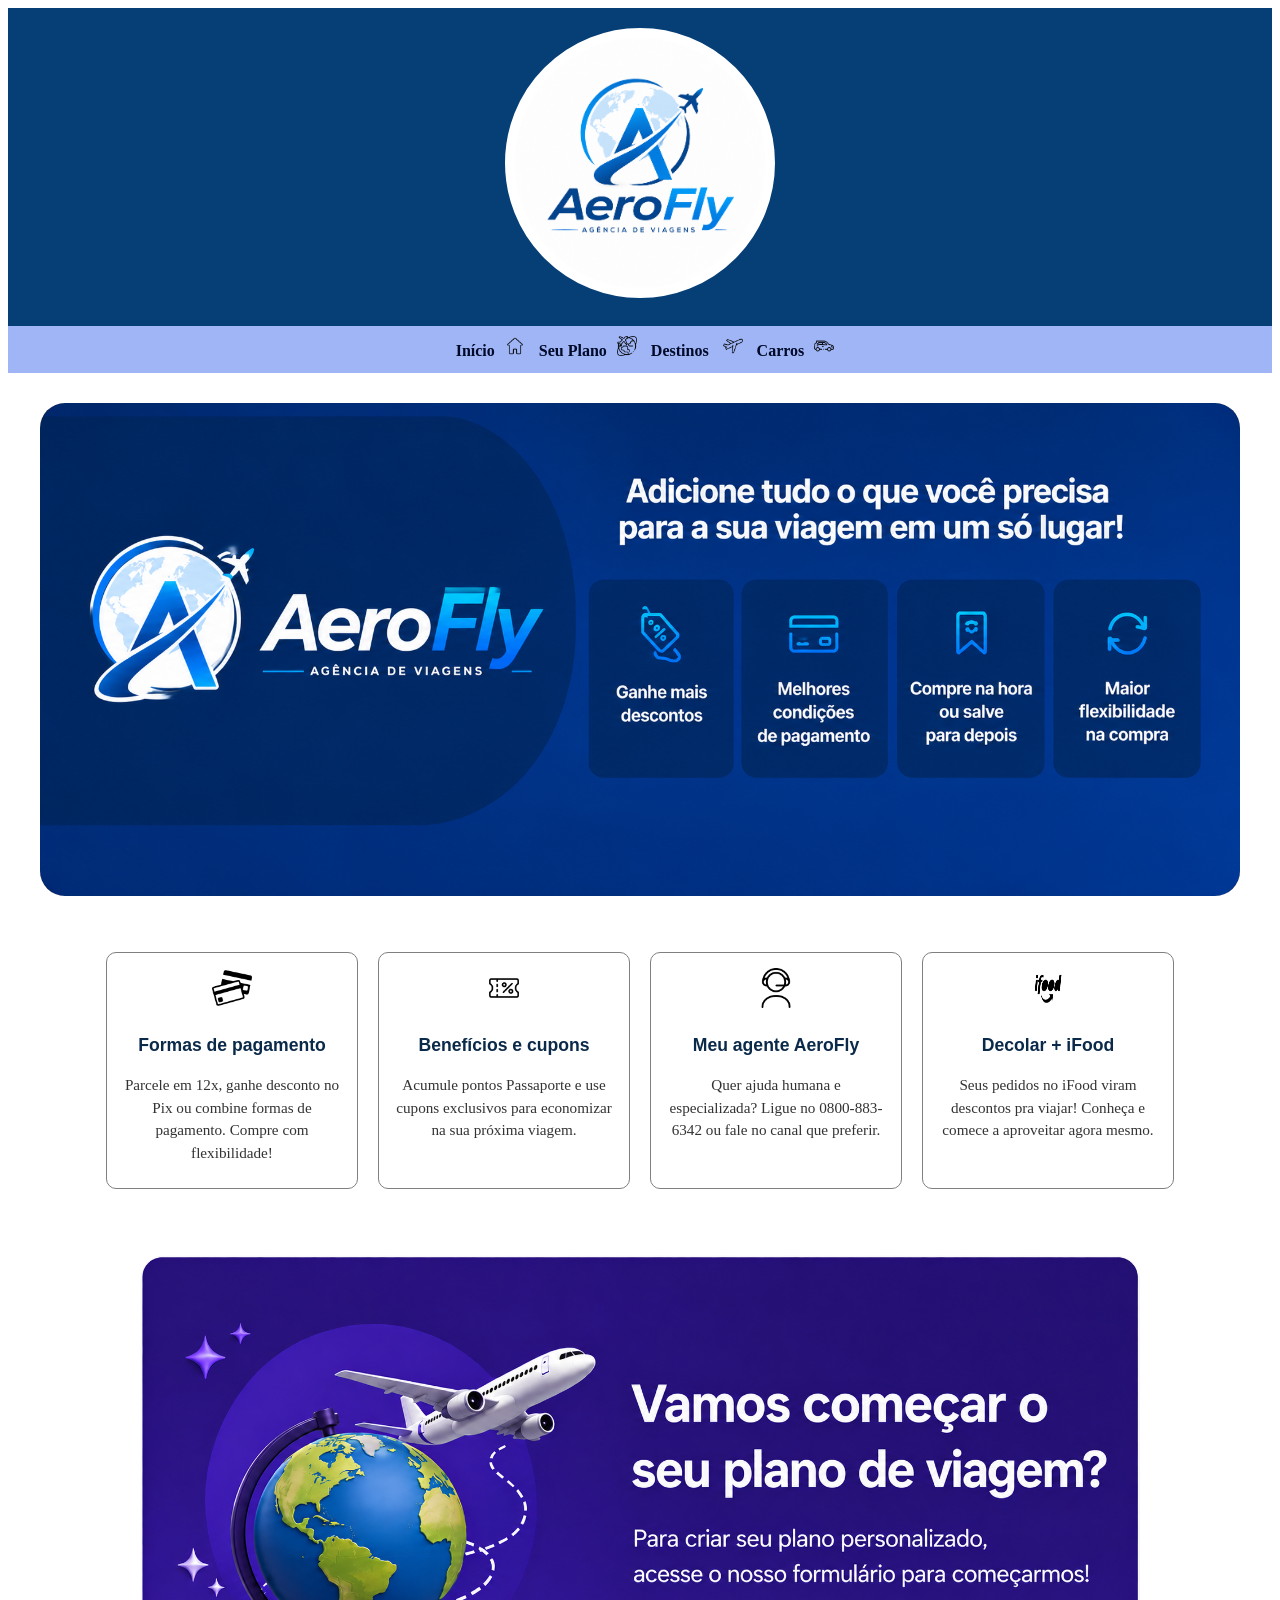
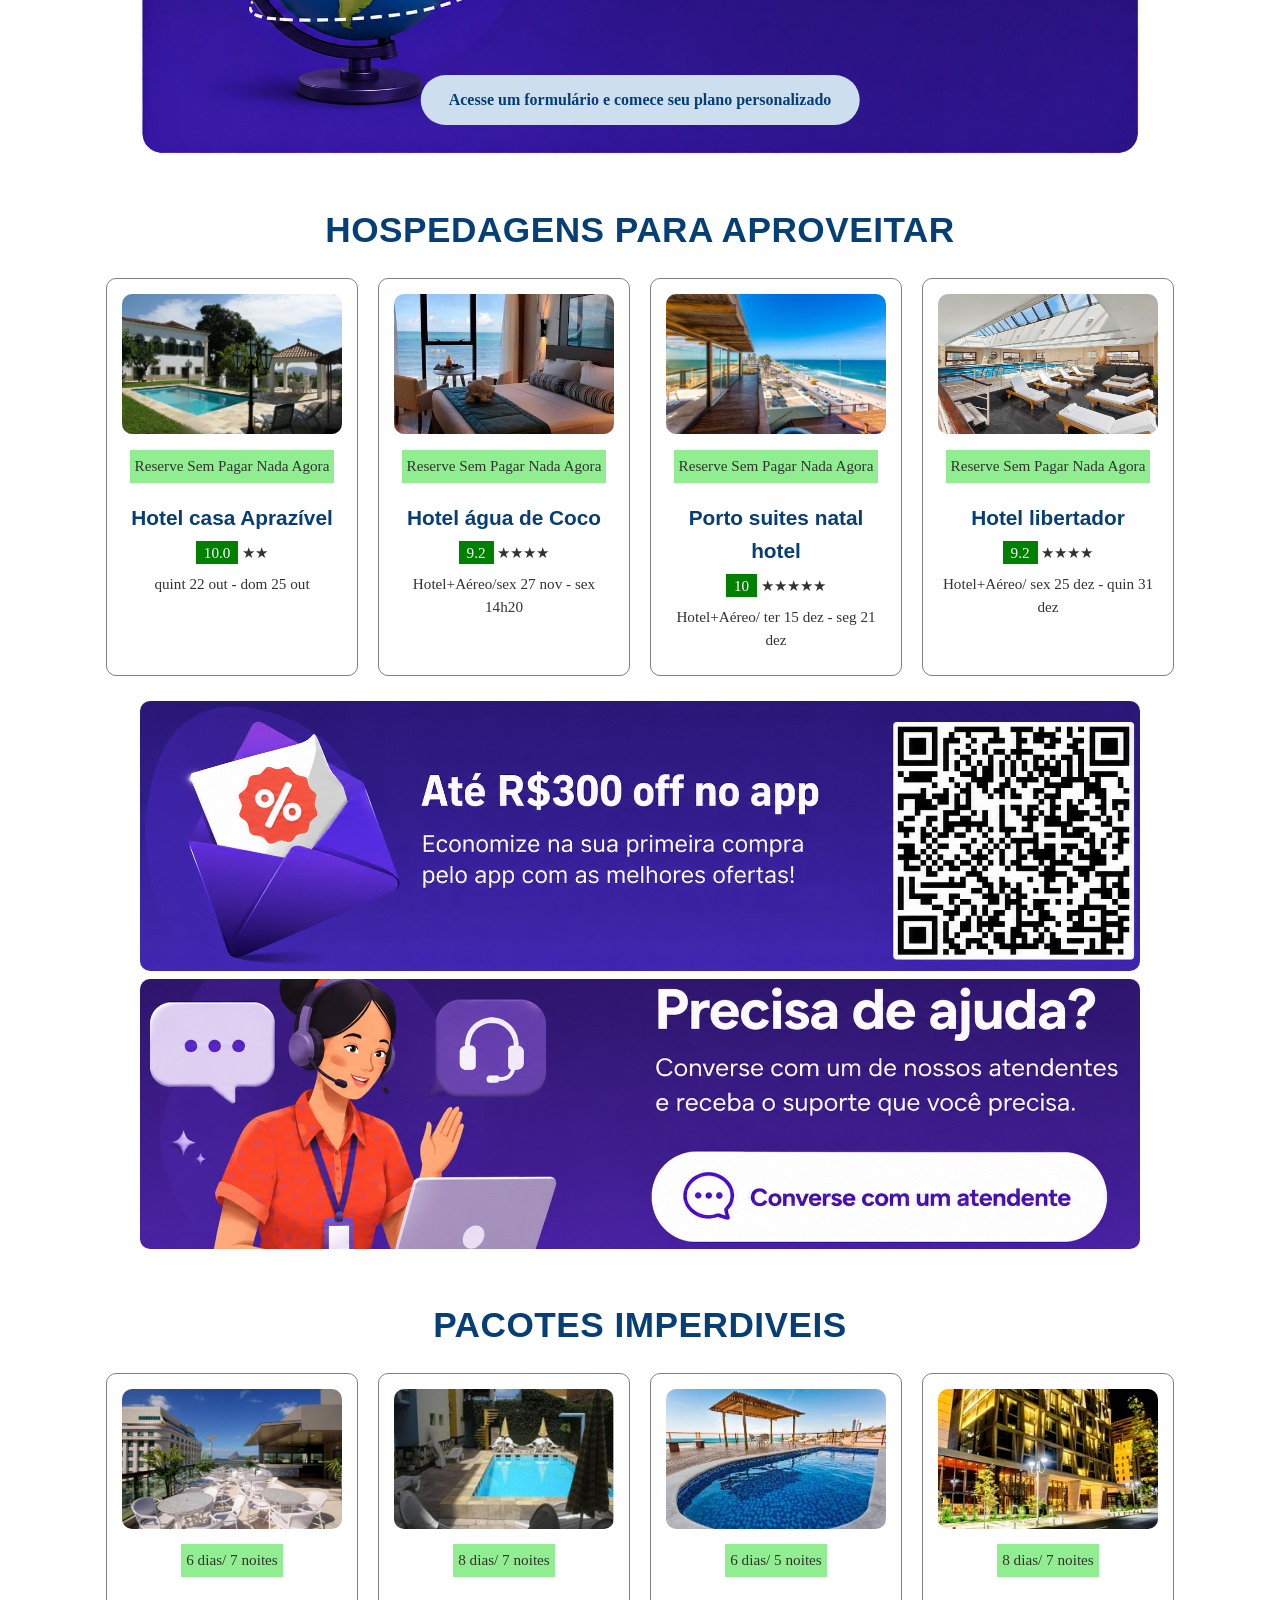
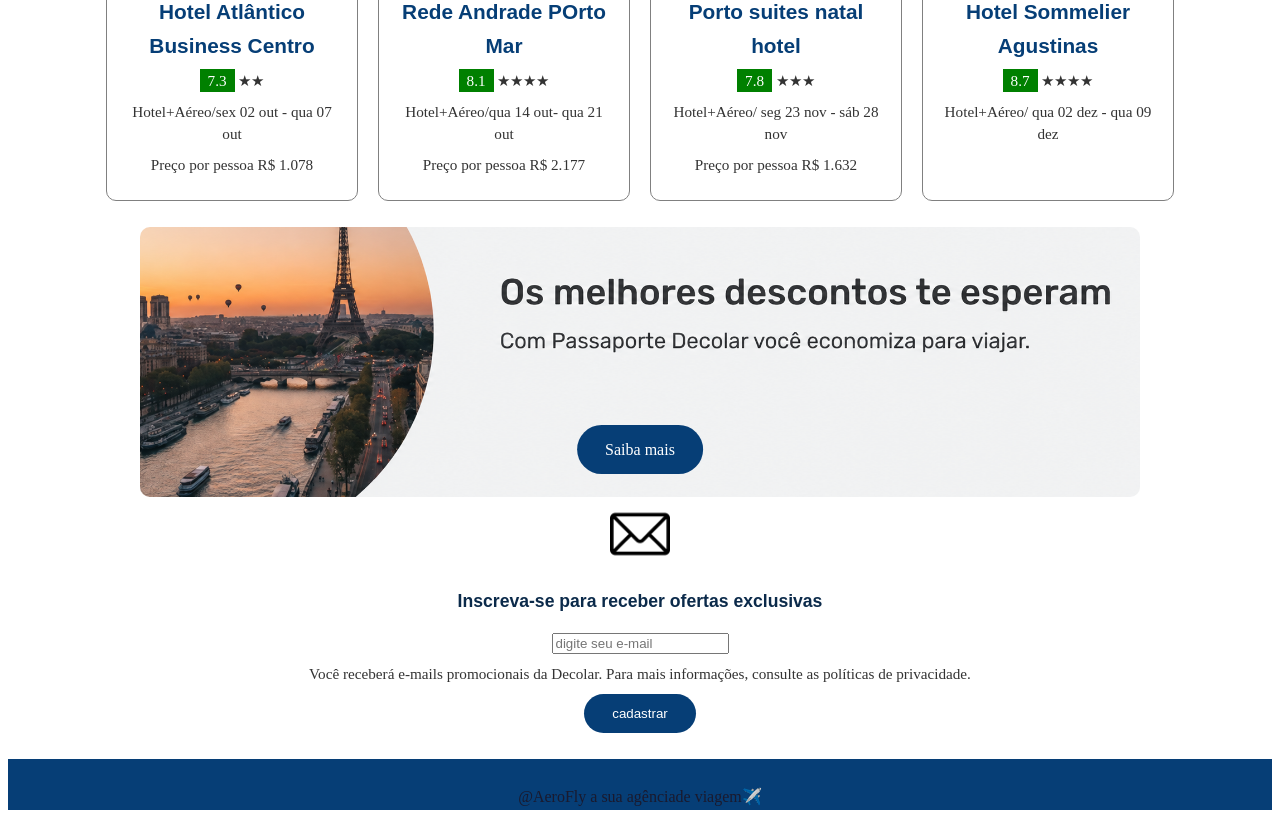
<file: yasmin/yasmin/YASAERO.html>
<!DOCTYPE html>
<html lang="pt-BR">
<head>
    <meta charset="UTF-8">
    <meta name="viewport" content="width=device-width, initial-scale=1.0">
    <title>Sua agência de viagens</title>

    <style>

        body{

            background-color: white;
            font-family: 'Lora', serif;
            font-size: 16px;
            line-height: 1.6;
            color: #1a1a2e;
            text-align: center;
        }

        h1 {
            font-family: 'Poppins', sans-serif;
            font-weight: 700;
            font-size: 2.2rem;
            color: #063e76;
            letter-spacing: 0.5px;
            margin: 40px 0 20px;
            text-transform: uppercase;
        }

        h2 {
            font-family: 'Poppins', sans-serif;
            font-weight: 600;
            font-size: 1.3rem;
            color: #063e76;
            margin: 10px 0 5px;
        }

        h3 {
            font-family: 'Poppins', sans-serif;
            font-weight: 600;
            font-size: 1.1rem;
            color: #0b2a4a;
            margin: 15px 0;
        }

        p {
            font-family: 'Lora', serif;
            font-size: 0.95rem;
            color: #333;
            line-height: 1.5;
            margin: 8px 0;
        }

        header {
            background-color: #063e76;
            text-align: center;
            padding: 20px;
        }

        header img {
            width: 250px;
            height: auto;
            object-fit: contain;
            border: 5px solid white;
            border-radius: 50%;
            background-color: white;
            padding: 5px;
        }

        nav {
            background: rgb(159, 181, 246);
            text-align: center;
            padding: 10px;
        }

        nav a {
            color: rgb(1, 9, 40);
            margin: 0 10px;
            text-decoration: none;
            font-weight: bold;
        }

        .banner-meio {
            text-align: center;
            margin: 30px 0;
        }

        .banner-meio img {
            width: 100%;
            max-width: 1200px;
            height: auto;
            border-radius: 25px;
            background-color: white;
            display: block;
            margin: 10px auto 0;
        }

        .lista-cards {
            display: flex;
            flex-wrap: wrap;
            justify-content: center;
            gap: 20px;
            padding: 0 20px;
            border-color: rgb(1, 20, 37);
        }

        .card {
            width: 220px;
            border: 1px solid gray;
            border-radius: 10px;
            padding: 15px;
            font-family: Arial;
        }

        .foto {
            width: 100%;
            height: 140px;
            object-fit: cover;
            border-radius: 10px;
        }

        .selo-verde {
            background-color: lightgreen;
            padding: 5px;
            display: inline-block;
        }

        .nota {
            background-color: green;
            color: white;
            padding: 3px 8px;
        }

        .foto-destaque {
            height: 270px;
            width: 100%;
            max-width: 1000px;
            object-fit: cover;
            border-radius: 10px;
            transition: 0.3s;
        }

        .foto-destaque:hover {
            transform: scale(1.05);
        }

        .imagem-com-botao {
            position: relative;
            display: inline-block;
            max-width: 1000px;
            width: 100%;
        }

        .botao-saiba-mais {
       
         position: absolute;
         bottom: 30px;
        left: 50%;
        transform: translateX(-50%);
         background-color: #063e76;
         color: white;
         padding: 12px 28px;
         border-radius: 30px;
         text-decoration: none;
        }

        .botao-formulario {
            position: absolute;
            bottom: 30px;
            left: 50%;
            transform: translateX(-50%);
            background-color: #cddeef;
             color: #063e76;
            padding: 12px 28px;
            border-radius: 30px;
            text-decoration: none;
            font-weight: bold;
            white-space: nowrap;
            transition: 0.3s;
        }

        .botao-formulario:hover {
             background-color: #063e76;
            color: white;
            transform: translateX(-50%) scale(1.05);
        }

           .cadastrar {
        background-color: #063e76;
         color: white;
         border: none;
         padding: 12px 28px;
         border-radius: 30px;
         cursor: pointer;
        }

        footer{
            background-color: #063e76;
        }
    </style>
</head>

<body>

    <header>
        <img src="logoAeroFly.png" alt="Logo AeroFly">
    </header>

    <nav>
        <a href="YASAERO.html">Início</a><img src="casa.png" width="20" height="20">
         <a href="plano_viagen.html">Seu Plano</a><img src="viagem.png" width="20" height="20">
        <a href="destinos.html">Destinos </a><img src="aviao.png" width="20" height="20">
        <a href="carros.html">Carros</a><img src="carro.png" width="20" height="20">
    </nav>

    <div class="banner-meio">
        <img src="imagemeio.png" alt="Banner promocional">
    </div>

    <br>

    <section class="lista-cards">
        <div class="card">
            <img src="pagamento-com-cartao-de-credito.png" width="40" height="40" alt="Pagamento">
            <h3>Formas de pagamento</h3>
            <p>Parcele em 12x, ganhe desconto no Pix ou combine formas de pagamento. Compre com flexibilidade!</p>
        </div>

        <div class="card">
            <img src="cupom-de-desconto.png" width="40" height="40" alt="Cupom">
            <h3>Benefícios e cupons</h3>
            <p>Acumule pontos Passaporte e use cupons exclusivos para economizar na sua próxima viagem.</p>
        </div>

        <div class="card">
            <img src="agente-de-call-center.png" width="40" height="40" alt="Atendimento">
            <h3>Meu agente AeroFly</h3>
            <p>Quer ajuda humana e especializada? Ligue no 0800-883-6342 ou fale no canal que preferir.</p>
        </div>

        <div class="card">
            <img src="IFOOD.png" width="40" height="40" alt="iFood">
            <h3>Decolar + iFood</h3>
            <p>Seus pedidos no iFood viram descontos pra viajar! Conheça e comece a aproveitar agora mesmo.</p>
        </div>
    </section>

    <br>
    <div class="banner-meio">
        <div class="imagem-com-botao">
            <img src="corrigida.png">
            <a href="plano_viagen.html" class="botao-formulario">Acesse um formulário e comece seu plano personalizado</a>
        </div>
    </div>

    <h1>Hospedagens para aproveitar</h1>
    <section class="lista-cards">

        <div class="card">
            <img class="foto" src="APRAZIVEL.jpg" alt="Hotel casa Aprazível">
            <p class="selo-verde">Reserve Sem Pagar Nada Agora</p>
            <h2>Hotel casa Aprazível</h2>
            <p>
                <span class="nota">10.0</span>
                ★★
            </p>
            <p>quint 22 out - dom 25 out</p>
        </div>

        <div class="card">
            <img class="foto" src="aguacoco.jfif" alt="Hotel água de Coco">
            <p class="selo-verde">Reserve Sem Pagar Nada Agora</p>
            <h2>Hotel água de Coco</h2>
            <p>
                <span class="nota">9.2</span>
                ★★★★
            </p>
            <p>Hotel+Aéreo/sex 27 nov - sex 14h20</p>
        </div>

        <div class="card">
            <img class="foto" src="natal.jpg" alt="Porto Suites Natal Hotel">
            <p class="selo-verde">Reserve Sem Pagar Nada Agora</p>
            <h2>Porto suites natal hotel</h2>
            <p>
                <span class="nota">10</span>
                ★★★★★
            </p>
            <p>Hotel+Aéreo/ ter 15 dez - seg 21 dez</p>
        </div>

        <div class="card">
            <img class="foto" src="libertador.jpg" alt="Hotel Libertador">
            <p class="selo-verde">Reserve Sem Pagar Nada Agora</p>
            <h2>Hotel libertador</h2>
            <p>
                <span class="nota">9.2</span>
                ★★★★
            </p>
            <p>Hotel+Aéreo/ sex 25 dez - quin 31 dez</p>
        </div>

    </section>
    <br>
    <img class="foto-destaque" src="img1.png" alt="Destaque 1">
    <img class="foto-destaque" src="img2.png" alt="Destaque 2">

    <h1>Pacotes IMPERDIVEIS</h1>
    <section class="lista-cards">

        <div class="card">
            <img class="foto" src="ATLANTICO.jpg" >
            <p class="selo-verde">6 dias/ 7 noites</p>
            <h2>Hotel Atlântico Business Centro</h2>
            <p>
                <span class="nota">7.3</span>
                ★★
            </p>
            <p>Hotel+Aéreo/sex 02 out - qua 07 out</p>
            <p>Preço por pessoa R$ 1.078</p>
        </div>

        <div class="card">
            <img class="foto" src="porto.jpg">
            <p class="selo-verde">8 dias/ 7 noites</p>
            <h2>Rede Andrade POrto Mar</h2>
            <p>
                <span class="nota">8.1</span>
                ★★★★
            </p>
            <p>Hotel+Aéreo/qua 14 out- qua 21 out</p>
             <p>Preço por pessoa R$ 2.177</p>
        </div>

        <div class="card">
            <img class="foto" src="suites.jpg">
            <p class="selo-verde">6 dias/ 5 noites</p>
            <h2>Porto suites natal hotel</h2>
            <p>
                <span class="nota">7.8</span>
                ★★★
            </p>
            <p>Hotel+Aéreo/ seg 23 nov - sáb 28 nov</p>
             <p>Preço por pessoa R$ 1.632</p>
        </div>

        <div class="card">
            <img class="foto" src="somelier.webp">
            <p class="selo-verde">8 dias/ 7 noites</p>
            <h2> Hotel Sommelier Agustinas</h2>
            <p>
                <span class="nota">8.7</span>
                ★★★★
            </p>
            <p>Hotel+Aéreo/ qua 02 dez - qua 09 dez</p>
        </div>

    </section>

    <br>

    <div class="imagem-com-botao">
        <img class="foto-destaque" src="mais.png">
        <a href="destinos.html" class="botao-saiba-mais">Saiba mais</a>
    </div>
<br>

    <img src="email.png" width="60" height="60">
    <h3> Inscreva-se para receber ofertas exclusivas</h3>
    <label for="email"></label>
    <input type="email" id="email" placeholder="digite seu e-mail">
    <p>Você receberá e-mails promocionais da Decolar. Para mais informações, consulte as políticas de privacidade.</p>
    <div class="botoes">
        <button type="submit" class="cadastrar">cadastrar</button>
    <div>
<br> 

        <footer>
       <br>
       @AeroFly a sua agênciade viagem✈️
       <BR>
        </footer>
</body>
</html>
</file>
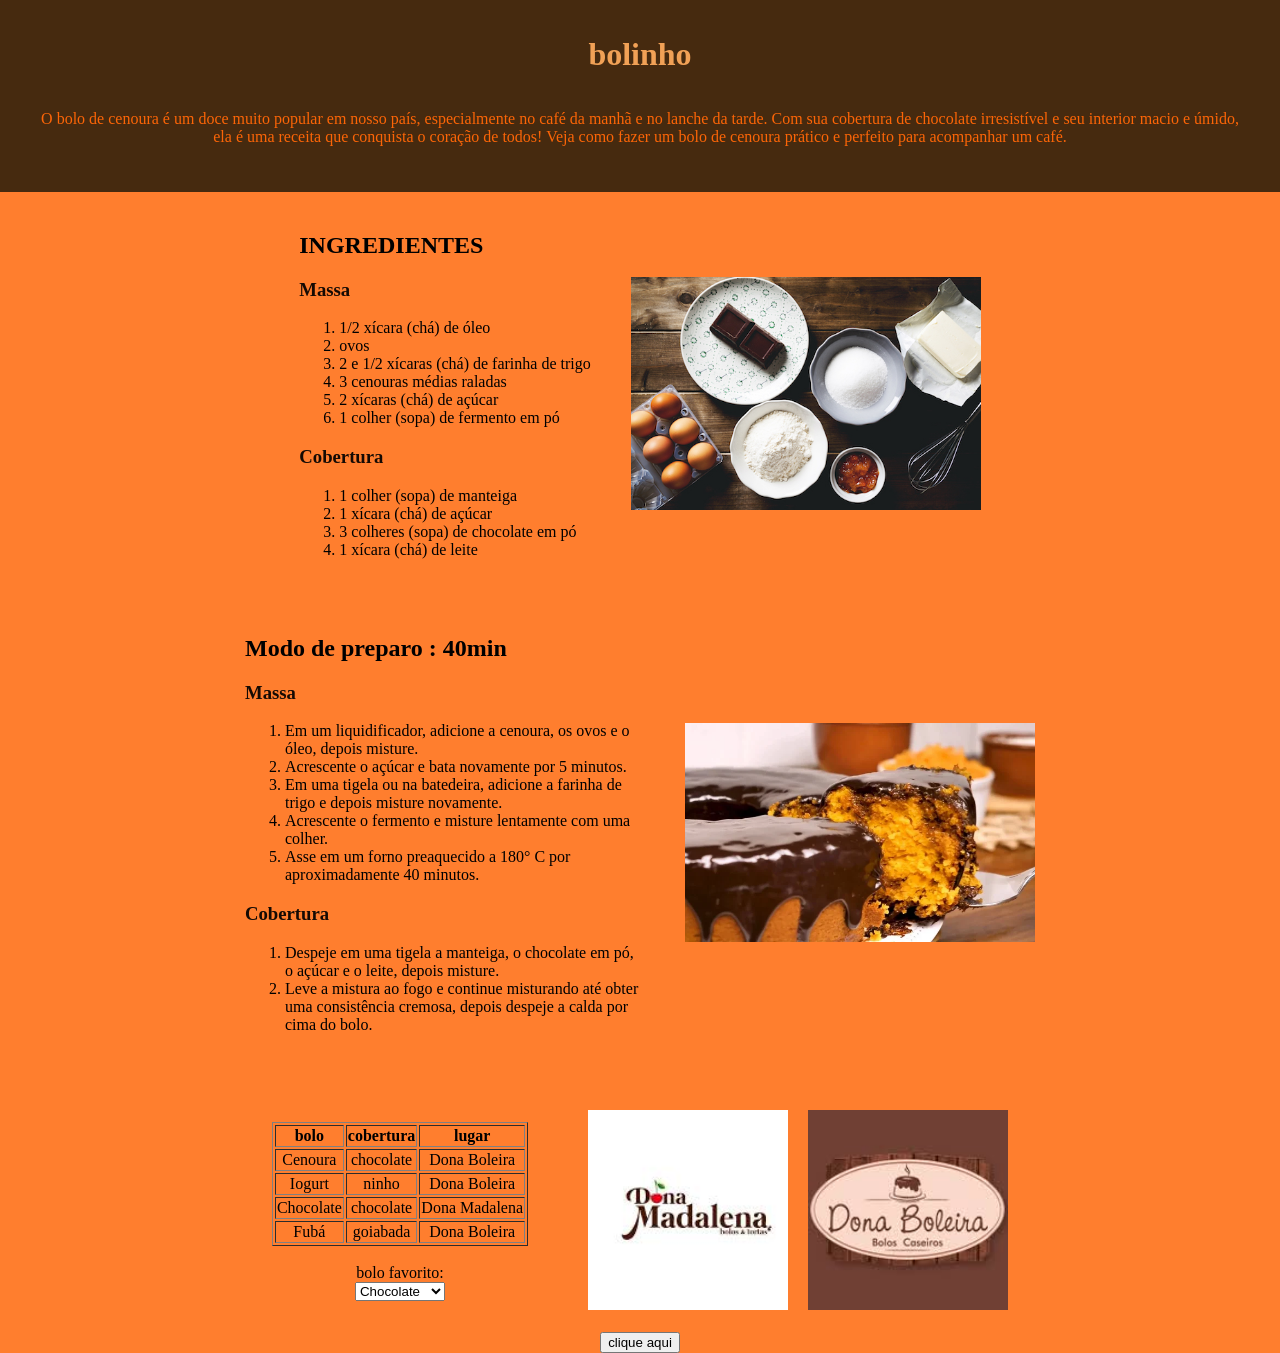
<file: aula07bolinho_Yasmin/aula07bolinho/aula07bolinho/aula 07.html>
<!DOCTYPE html>
<html lang="pt-BR">
<head>
    <meta charset="UTF-8">
    <meta name="viewport" content="width=device-width, initial-scale=1.0">
    <title>bolinho de cenoura</title>

    <style>
        body {
            font-family: Georgia, 'Times New Roman', Times, serif;
            margin: 0;
            text-align: center;
            background-color: #ff7e2e;
        }

        header {
            background-color: oklch(31.422% 0.05751 61.817); 
            color: #fc6507;
            padding: 15px;
        }

        p {
            padding: 15px;
            border-radius: 8px;
        }

        h1, h2 {
            color: rgb(241, 161, 86);
        }

        h2 {
            color: black;
        }

        h3 {
            color: hsla(0, 0%, 0%, 0.916);
        }

        /* TEXTO + IMAGEM DE CIMA */
        .container {
            display: flex;
            justify-content: center;
        }

        .conteudo {
            display: flex;
            justify-content: center;
            align-items: center;
            gap: 40px;
            padding: 20px;
        }

        /* AQUI ESTÁ A CORREÇÃO */
        .texto {
            text-align: left;
            max-width: 400px; /* controla quebra de linha */
        }

        .conteudo img {
            max-width: 350px;
            height: auto;
        }

        ul, ol {
            text-align: left;
        }

        table {
            margin: 0 auto;
        }

        /* BLOCO DE BAIXO */
        .bloco {
            display: flex;
            justify-content: center;
            align-items: center;
            gap: 60px;
            margin-top: 40px;
        }

        .lado-esquerdo {
            text-align: center;
        }

        .imagens {
            display: flex;
            gap: 20px;
        }

        /* IMAGENS QUADRADAS */
        .imagens img {
            width: 200px;
            height: 200px;
            object-fit: cover;
        }

        footer {
            background-color: hsla(17, 92%, 15%, 0.87);
        }
    </style>
</head>

<body>
    <header>
        <h1>bolinho</h1>
        <p>
            O bolo de cenoura é um doce muito popular em nosso país, especialmente no café da manhã e no lanche da tarde.
            Com sua cobertura de chocolate irresistível e seu interior macio e úmido, ela é uma receita que conquista o coração de todos!
            Veja como fazer um bolo de cenoura prático e perfeito para acompanhar um café.
        </p>
    </header>

    <main>
        <section class="container">
            <div class="conteudo">

                <div class="texto">
                    <h2>INGREDIENTES</h2>

                    <h3>Massa</h3>
                    <ol>
                        <li>1/2 xícara (chá) de óleo</li>
                        <li>ovos</li>    
                        <li>2 e 1/2 xícaras (chá) de farinha de trigo</li>
                        <li>3 cenouras médias raladas</li>
                        <li>2 xícaras (chá) de açúcar</li>
                        <li>1 colher (sopa) de fermento em pó</li>
                    </ol>

                    <h3>Cobertura</h3>
                    <ol>
                        <li>1 colher (sopa) de manteiga</li>
                        <li>1 xícara (chá) de açúcar</li>
                        <li>3 colheres (sopa) de chocolate em pó</li>
                        <li>1 xícara (chá) de leite</li>
                    </ol>
                </div>

                <img src="Imagem.jpeg" alt="imagem ilustrativa ingredientes">

            </div>
        </section>

        <section class="container">
            <div class="conteudo">

                <div class="texto">
                    <h2>Modo de preparo : 40min</h2>

                    <h3>Massa</h3>
                    <ol>
                        <li>Em um liquidificador, adicione a cenoura, os ovos e o óleo, depois misture.</li>
                        <li>Acrescente o açúcar e bata novamente por 5 minutos.</li>    
                        <li>Em uma tigela ou na batedeira, adicione a farinha de trigo e depois misture novamente.</li>
                        <li>Acrescente o fermento e misture lentamente com uma colher.</li>
                        <li>Asse em um forno preaquecido a 180° C por aproximadamente 40 minutos.</li>
                    </ol>

                    <h3>Cobertura</h3>
                    <ol>
                        <li>Despeje em uma tigela a manteiga, o chocolate em pó, o açúcar e o leite, depois misture.</li>
                        <li>Leve a mistura ao fogo e continue misturando até obter uma consistência cremosa, depois despeje a calda por cima do bolo.</li>
                    </ol>
                </div>

                <img src="bolo.png" alt="imagem ilustrativa bolo">

            </div>
        </section>
    </main>

    <!-- BLOCO COM TABELA + IMAGENS -->
    <div class="bloco">

        <div class="lado-esquerdo">
            <table border="1">
                <tr>
                    <th>bolo</th>
                    <th>cobertura</th>
                    <th>lugar</th>
                </tr>
                <tr>
                    <td>Cenoura</td>
                    <td>chocolate</td>
                    <td>Dona Boleira</td>
                </tr>
                <tr>
                    <td>Iogurt</td>
                    <td>ninho</td>
                    <td>Dona Boleira</td>
                </tr>
                <tr>
                    <td>Chocolate</td>
                    <td>chocolate</td>
                    <td>Dona Madalena</td>
                </tr>
                <tr>
                    <td>Fubá</td>
                    <td>goiabada</td>
                    <td>Dona Boleira</td>
                </tr>
            </table>

            <br>

            <label>bolo favorito:</label><br>
            <select name="bolo favorito">
                <option>Chocolate</option>
                <option>Cenoura</option>
                <option>Nozes</option>
                <option>Leite Ninho</option>
                <option>Fubá</option>
                <option>Outro</option>
            </select>
        </div>

        <div class="imagens">
            <a href="https://www.instagram.com/donamadalenabolosetorta/?hl=pt-br" target="_blank">
                <img src="madalena.png">
            </a>

            <a href="https://www.instagram.com/donaboleira/?hl=pt" target="_blank">
                <img src="boleira.png">
            </a>
        </div>

    </div>

    <br>

    <button onclick="mostrarRecado()">clique aqui</button>

    <script>
        function mostrarRecado() {
            alert("obrigado por escolher a minha página, espero que seu bolo fique uma delícia! 🍰🥕🍫");
        }
    </script>

</body>
</html>
</file>
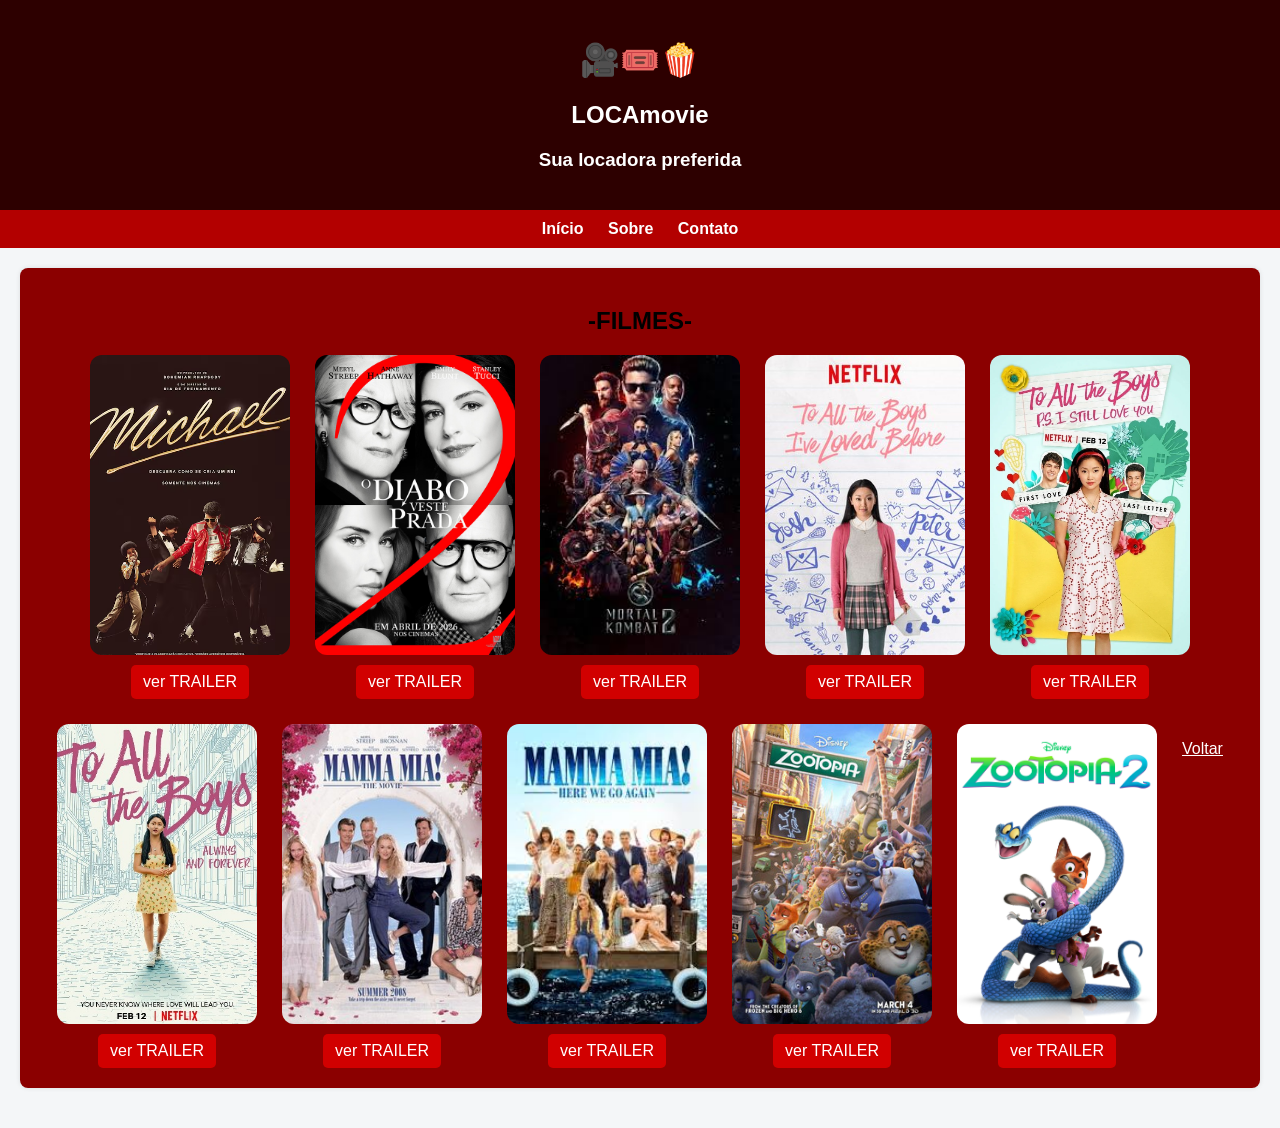
<file: locadora_filmes_rodol (FINAL)/locadora_filmes_rodol (2)/locadora_filmes_rodol/locadora_filmes_rodol/filmes.html>
<!DOCTYPE html>
<html lang="pt-br">
<head>
<meta charset="UTF-8">
<title>LOCAmovie</title>

<style>
html, body {
    height: 100%;
    margin: 0;
}

body {
    display: flex;
    flex-direction: column;
    font-family: Arial, sans-serif;
    background: #f4f6f8;
    text-align: center;
}

header {
    background: #2d0000;
    color: white;
    text-align: center;
    padding: 20px;
}

ul {
    padding: 0;
    list-style: none; /* remove marcador padrão */   
}

nav {
    background: rgb(179, 0, 0);
    text-align: center;
    padding: 10px;
}

nav a {
    color: white;
    margin: 0 10px;
    text-decoration: none;
    font-weight: bold;
}

nav a:hover {
    text-decoration: underline;
}

main {
    flex: 1;
    padding: 20px;
}

/* SECTIONS */
section {
    background: rgb(139, 0, 0);
    padding: 20px;
    margin-bottom: 20px;
    border-radius: 8px;
    box-shadow: 0 0 5px rgba(0,0,0,0.1);
}

/* PRODUTOS */
.produtos {
    display: flex;
    justify-content: center;
    align-items: flex-start;
    gap: 25px;
    flex-wrap: wrap;
}
.produto {
    width: 200px;
    display: flex;
    flex-direction: column;
    align-items: center;
}
.produto img {
    width: 100%;
    height: 300px;
    object-fit: cover;
    border-radius: 12px;
    transition: 0.3s;
    cursor: pointer;
}

.produto img:hover {
    transform: translateY(-10px);
    box-shadow: 0 10px 20px rgba(0,0,0,0.5);
}

 a {
            color: white;
    }

.botao {
    display: inline-block;
    margin-top: 10px;
    padding: 8px 12px;
    background: #d10000;
    color: white;
    text-decoration: none;
    border-radius: 5px;
}

.botao:hover {
    background: #f12626;
}

footer {
    background: #2d0000;
    color: white;
    text-align: center;
    padding: 10px;
}
</style>
</head>
<body>

<header>
    <h1>🎥🎟️🍿</h1>
    <h2>LOCAmovie <h2>
    <h3>Sua locadora preferida<h3>
</header>

<nav>
   <a href="pagina.1.html">Início</a>
    <a href="PAGINA3.html">Sobre</a>
    <a href="PAGINA2.html">Contato</a>
</nav>

<main>
    <!-- PRODUTOS -->
<section>
    <h2>-FILMES-</h2>

    <div class="produtos">

        <div class="produto">
            <img src="MICHAEL.avif" width="150" height="200">
            <a href="https://youtu.be/14YXeHKOBUY?si=DKBlut1fUhJmEsq4get=" _blank class="botao">
             ver TRAILER 
            </a>
        </div>

        <div class="produto">
            <img src="DIABO.jpg" width="150" height="200">
            <a href="https://youtu.be/QYfzd3o5XzI?si=FR67ZvVjUyAiAup1" _blank class="botao">
             ver TRAILER
            </a>
        </div>

        <div class="produto">
            <img src="MORTAL.jpg" width="150" height="200">
            <a href="https://youtu.be/mXHanabYyOg?si=pEBNVW-1ix8xIc1a" _blank class="botao">
             ver TRAILER
            </a>
        </div>

        <div class="produto">
            <img src="PARATODOS.jpg" width="150" height="200">
            <a href="https://youtu.be/CK-g0OqzQHQ?si=vMTvoKBmJmzzzN0r" _blank class="botao">
             ver TRAILER 
            </a>
        </div>

        <div class="produto">
            <img src="PARATODOAINDA.jpg" width="150" height="200">
            <a href="https://youtu.be/BQslcNgcXqg?si=6T9ySCzRdntCQwSh" _blank class="botao">
             ver TRAILER 
            </a>
        </div>

        <div class="produto">
            <img src="To_All_the_Boys_Always_and_Forever_poster.jpg" width="150" height="200">
            <a href="https://youtu.be/wwaPEbdu6o4?si=DzNSxsICo_tk8WoA" _blank class="botao">
             ver TRAILER 
            </a>
        </div>

        <div class="produto">
            <img src="Mamma_Mia_.jpg" width="150" height="200">
            <a href="https://youtu.be/iCVpJ8x1Tnc?si=um1PnPZwm4lGj2L0" _blank class="botao">
             ver TRAILER 
            </a>
        </div>

        <div class="produto">
            <img src="MAMA2.jpg" width="150" height="200">
            <a href="https://youtu.be/YClcvscKf3w?si=TiZB4AVEgOwUdiky" _blank class="botao">
             ver TRAILER 
            </a>
        </div>

        <div class="produto">
            <img src="ZOO1.jpg" width="150" height="200">
            <a href="https://youtu.be/ljBuf7PI0zM?si=sflP7P6jtTcwaRvs" _blank class="botao">
             ver TRAILER 
            </a>

        </div>
        <div class="produto">
            <img src="ZOO2.jpg" width="150" height="200">
            <a href="https://youtu.be/Esgs99yn8-o?si=GY9NN4ZZx3Yqua1S" _blank class="botao">
             ver TRAILER 
            </a>
        </div>

        <p><a href="pagina.1.html">Voltar</a></p>


    </div>
</section>
</main>
</body>
</html>
</file>
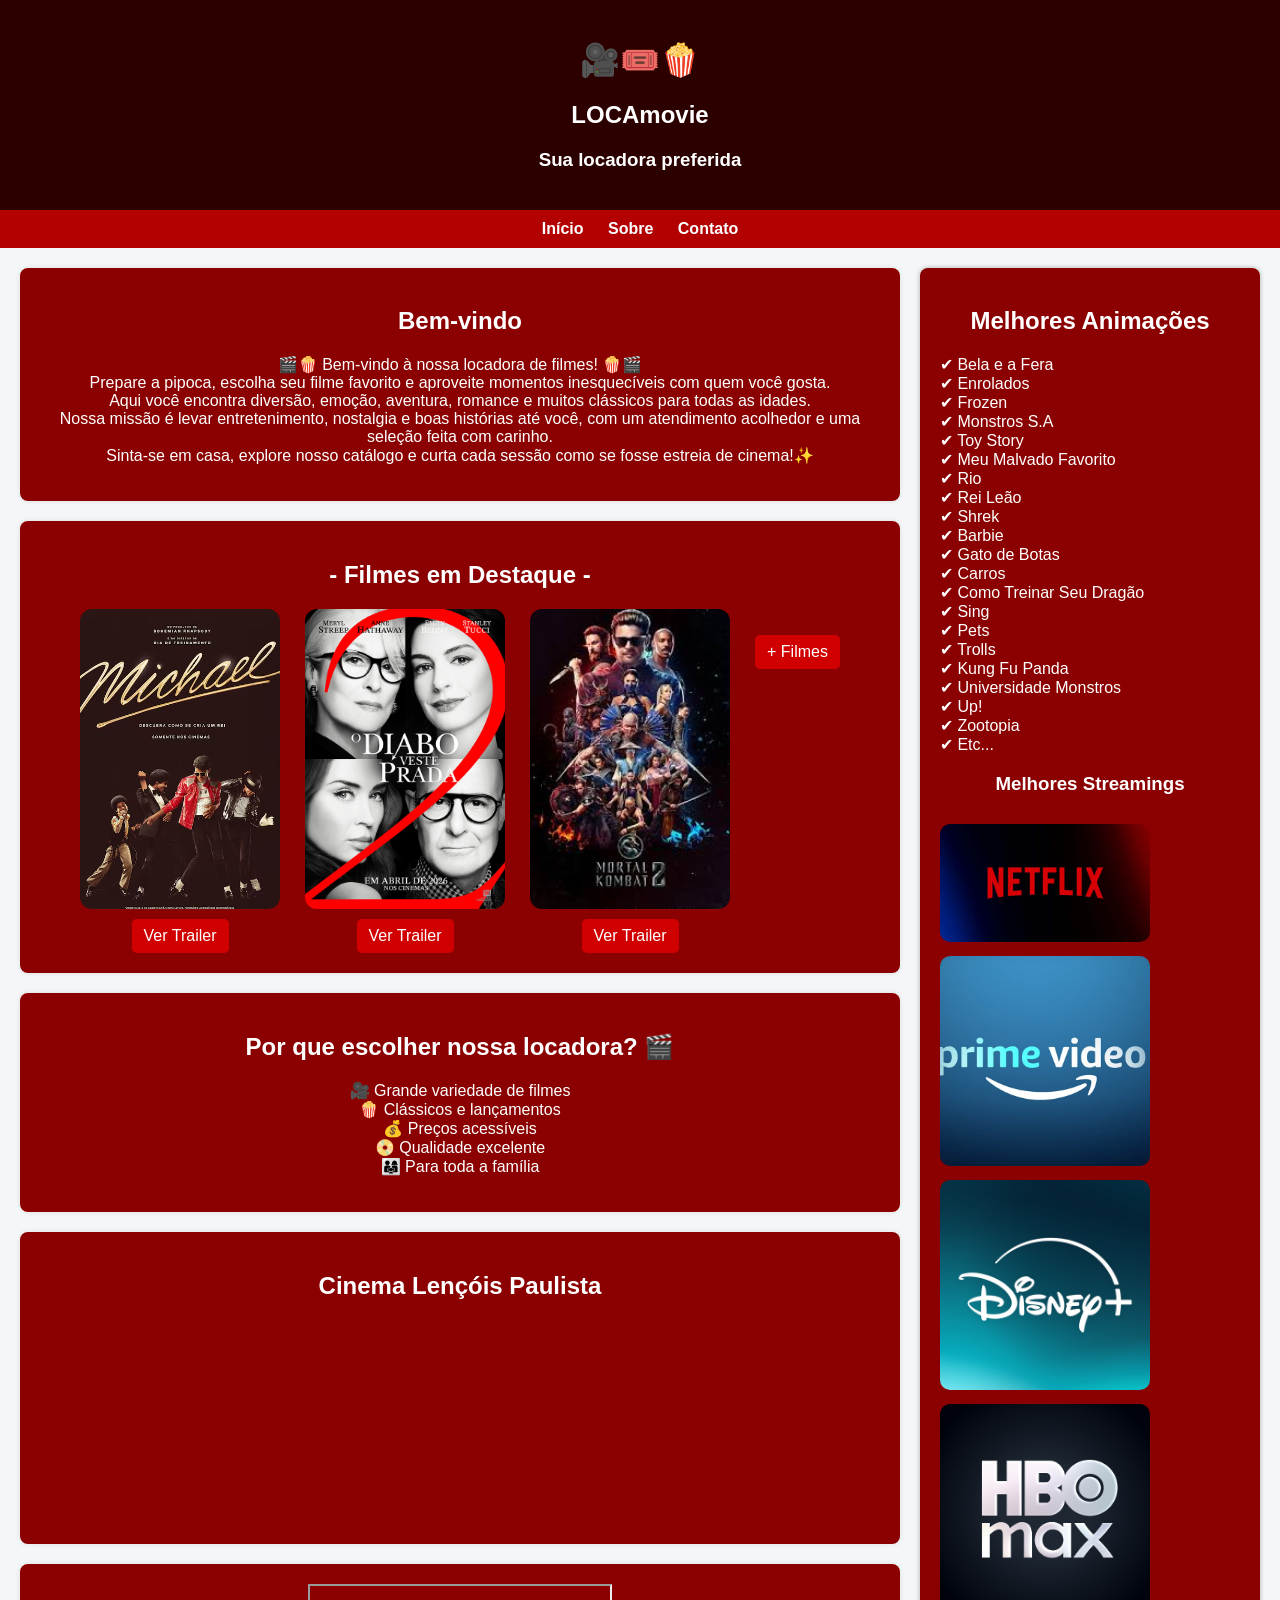
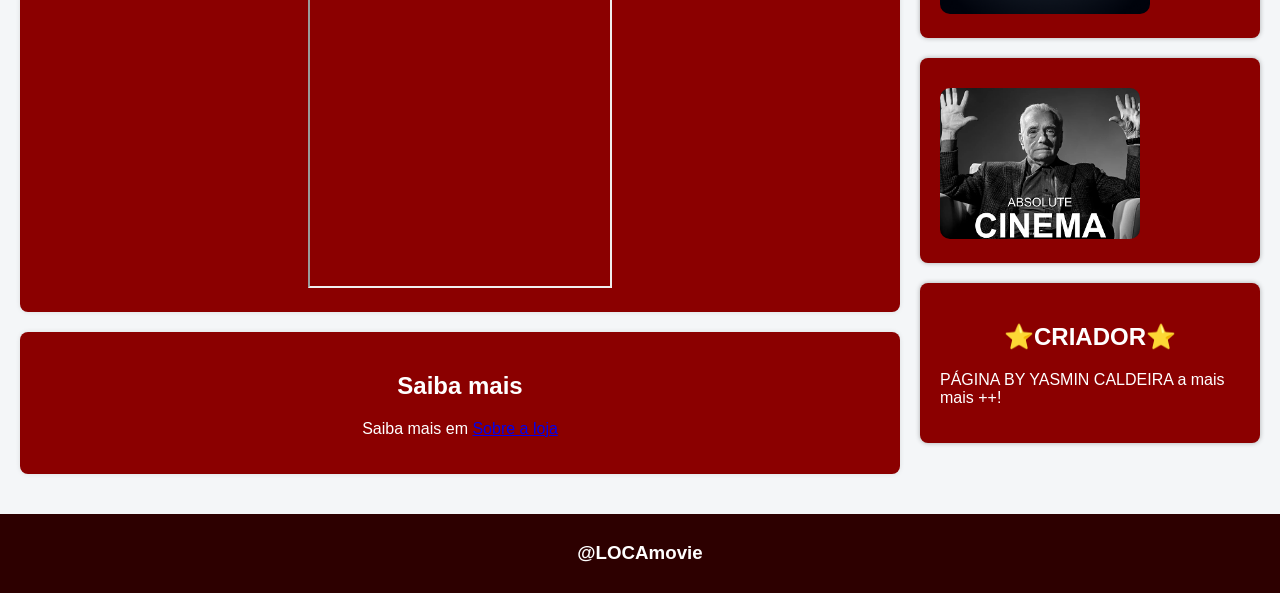
<file: locadora_filmes_rodol (FINAL)/locadora_filmes_rodol (2)/locadora_filmes_rodol/locadora_filmes_rodol/pagina.1.html>
<!DOCTYPE html>
<html lang="pt-br">
<head>
<meta charset="UTF-8">
<title>LOCAmovie</title>

<style>
html, body {
    height: 100%;
    margin: 0;
}

body {
    display: flex;
    flex-direction: column;
    font-family: Arial, sans-serif;
    background: #f4f6f8;
    text-align: center;
}

header {
    background: #2d0000;
    color: white;
    text-align: center;
    padding: 20px;
}

ul {
    padding: 0;
    list-style: none;
}

nav {
    background: rgb(179, 0, 0);
    text-align: center;
    padding: 10px;
}

nav a {
    color: white;
    margin: 0 10px;
    text-decoration: none;
    font-weight: bold;
}

nav a:hover {
    text-decoration: underline;
}

/* --- CONTEÚDO EM DUAS COLUNAS (MAIN + ASIDE) --- */

.layout {
    
    display: flex;
    width: 100%;
    box-sizing: border-box;
    padding: 20px;
    gap: 20px;
    justify-content: center;
    align-items: flex-start;
}

.img-cinema{
    width: 200px;
    height: auto;
}

/* MAIN ocupa mais espaço */
main {
    flex: 3;
}

/* ASIDE lateral */
aside {
    flex: 1;
    max-width: 300px;
    background: rgb(139, 0, 0);
    padding: 20px;
    border-radius: 8px;
    color: white;
    box-shadow: 0 0 5px rgba(0,0,0,0.3);
    text-align: left;
    margin-bottom: 20px;
}

aside h2, aside h3 {
    text-align: center;
}

aside ul {
    padding-left: 0;
}
aside img {
    width: 70%;
    border-radius: 10px;
    margin-top: 10px;
    transition: 0.3s;
}

aside img:hover {
    transform: scale(1.1);
}

/* SECTIONS */

section {
    background: rgb(139, 0, 0);
    padding: 20px;
    margin-bottom: 20px;
    border-radius: 8px;
    color: white;
    box-shadow: 0 0 5px rgba(0,0,0,0.1);
}

/* PRODUTOS */
.produtos {
    display: flex;
    justify-content: center;
    align-items: flex-start;
    gap: 25px;
    flex-wrap: wrap;
}
.produto {
    width: 200px;
    display: flex;
    flex-direction: column;
    align-items: center;
}
.produto img {
    width: 100%;
    height: 300px;
    object-fit: cover;
    border-radius: 12px;
    transition: 0.3s;
    cursor: pointer;
}

.produto img:hover {
    transform: translateY(-10px);
    box-shadow: 0 10px 20px rgba(0,0,0,0.5);
}

.botao {
    display: inline-block;
    margin-top: 10px;
    padding: 8px 12px;
    background: #d10000;
    color: white;
    text-decoration: none;
    border-radius: 5px;
}

.botao:hover {
    background: #f12626;
}

footer {
    background: #2d0000;
    color: white;
    text-align: center;
    padding: 10px;
}
</style>
</head>

<body>

<header>
    <h1>🎥🎟️🍿</h1>
    <h2>LOCAmovie</h2>
    <h3>Sua locadora preferida</h3>
</header>

<nav>
    <a href="pagina.1.html">Início</a>
    <a href="PAGINA3.html">Sobre</a>
    <a href="PAGINA2.html">Contato</a>
</nav>

<!-- LAYOUT (MAIN + ASIDE) -->
<div class="layout">

<main>

<!-- INTRO -->
<section>
    <h2>Bem-vindo</h2>
    <p>
     🎬🍿 Bem-vindo à nossa locadora de filmes! 🍿🎬<br>
    Prepare a pipoca, escolha seu filme favorito e aproveite momentos inesquecíveis com quem você gosta.<br>
    Aqui você encontra diversão, emoção, aventura, romance e muitos clássicos para todas as idades.<br>
    Nossa missão é levar entretenimento, nostalgia e boas histórias até você, com um atendimento acolhedor e uma seleção feita com carinho.<br>
    Sinta-se em casa, explore nosso catálogo e curta cada sessão como se fosse estreia de cinema!✨<br>
    </p>
</section>

<!-- PRODUTOS -->
<section>
    <h2>- Filmes em Destaque -</h2>

    <div class="produtos">

        <div class="produto">
            <img src="MICHAEL.avif" width="150" height="200">
            <a href="https://youtu.be/14YXeHKOBUY?si=DKBlut1fUhJmEsq4get=" target="_blank" class="botao">
             Ver Trailer
            </a>
        </div>

        <div class="produto">
            <img src="DIABO.jpg" width="150" height="200">
            <a href="https://youtu.be/QYfzd3o5XzI?si=FR67ZvVjUyAiAup1" target="_blank" class="botao">
             Ver Trailer
            </a>
        </div>

        <div class="produto">
            <img src="MORTAL.jpg" width="150" height="200">
            <a href="https://youtu.be/mXHanabYyOg?si=pEBNVW-1ix8xIc1a" target="_blank" class="botao">
             Ver Trailer
            </a>
        </div>

        <p>
         <a href="filmes.html" target="_blank" class="botao">+ Filmes</a>
        </p>
    </div>
</section>


<section>
    <h2>Por que escolher nossa locadora? 🎬</h2>
    <ul>
        <li>🎥 Grande variedade de filmes</li>
        <li>🍿 Clássicos e lançamentos</li>
        <li>💰 Preços acessíveis</li>
        <li>📀 Qualidade excelente</li>
        <li>👨‍👩‍👧 Para toda a família</li>
    </ul>
</section>

<!-- MAPA -->
<section>
    <h2>Cinema Lençóis Paulista</h2>
    <iframe src="https://www.google.com/maps/embed?pb=!3m2!1spt-BR!2sbr!4v1779136976866!5m2!1spt-BR!2sbr!6m8!1m7!1sWBaIiIaPJg07F4O9kf2WqQ!2m2!1d-22.60870922300002!2d-48.79959327368099!3f195.98468!4f0!5f0.7820865974627469"
   width="350" height="200" style="border:0;" allowfullscreen="" loading="lazy"></iframe>
</section>

<section>
<iframe src="https://www.cmcinemas.com.br/lencois/programacao" width="300"
height="300"></iframe>
</section>

<!-- LINK INTERNO -->
<section>
    <h2>Saiba mais</h2>
    <p>
        Saiba mais em <a href="sobre.html">Sobre a loja</a>
    </p>
</section>


</main>

<div>
<!-- ASIDE LATERAL -->
<aside>
    <h2>Melhores Animações</h2>
    <ul>
        <li>✔ Bela e a Fera</li>
        <li>✔ Enrolados</li>
        <li>✔ Frozen</li>
        <li>✔ Monstros S.A</li>
        <li>✔ Toy Story</li>
        <li>✔ Meu Malvado Favorito</li>
        <li>✔ Rio</li>
        <li>✔ Rei Leão</li>
        <li>✔ Shrek</li>
        <li>✔ Barbie</li>
        <li>✔ Gato de Botas</li>
        <li>✔ Carros</li>
        <li>✔ Como Treinar Seu Dragão</li>
        <li>✔ Sing</li>
        <li>✔ Pets</li>
        <li>✔ Trolls</li>
        <li>✔ Kung Fu Panda</li>
        <li>✔ Universidade Monstros</li>
        <li>✔ Up!</li>
        <li>✔ Zootopia</li>
        <li>✔ Etc...</li>
    </ul>

    <h3>Melhores Streamings</h3>

    <a href="https://www.netflix.com/br/" target="_blank">
    <img src="NETFLIX.jpg" alt="NETFLIX">

    <a href="https://www.primevideo.com/" target="_blank">
    <img src="PRIME.png" alt="PRIME VIDEO">
    
    <a href="https://www.disneyplus.com/pt-br" target="_blank">
     <img src="DISNEY.jpg" alt="DISNEY+">
    
    <a href="https://www.hbomax.com/br/pt" target="_blank">
    <img src="HBO.png" alt="HBO MAX">
    

    </a>
</aside>
<aside>
    <img src="cinema.gif" alt="Cinema" class="img-cinema">
</aside>
<aside>
    <H2>⭐CRIADOR⭐</H2>
    <P> PÁGINA BY YASMIN CALDEIRA a mais mais ++!</P>
</aside>

</div>

</div>

<footer>
    <h3>@LOCAmovie</h3>
</footer>

</body>
</html>
</file>
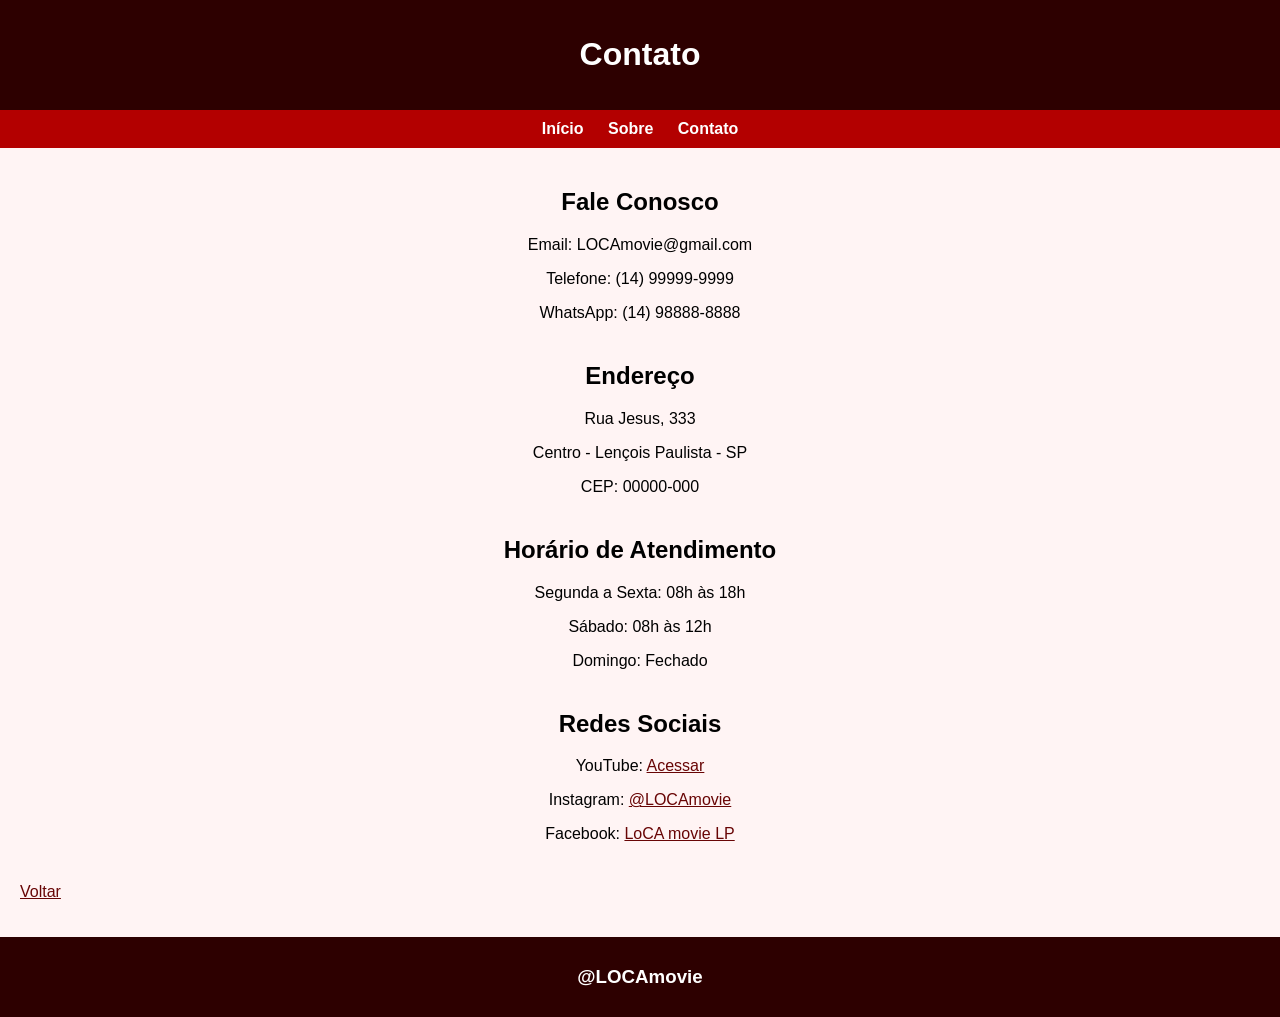
<file: locadora_filmes_rodol (FINAL)/locadora_filmes_rodol (2)/locadora_filmes_rodol/locadora_filmes_rodol/PAGINA2.html>
<!DOCTYPE html>
<html lang="pt-br">
<head>
    <meta charset="UTF-8">
    <title>Contato</title>

    <style>
        /* 🔹 Faz a página ocupar toda a altura */
        html, body {
            height: 100%;
            margin: 0;
        }

        /* 🔹 Ativa o flexbox */
        body {
            display: flex;
            flex-direction: column;
            font-family: Arial;
            background:   #fff4f4;
        }

        header {
            background:  #2d0000;
            color: white;
            padding: 15px;
            text-align: center;
        }

        nav {
            background: rgb(179, 0, 0);
            padding: 10px;
            text-align: center;
        }

        nav a {
            color: white;
            margin: 0 10px;
            text-decoration: none;
            font-weight: bold;
        }
        
        a {
            color: #680505;
        }

        /* 🔹 ESSENCIAL: empurra o footer */
        main {
            padding: 20px;
            flex: 1;
        }

        footer {
            background: #2d0000;
            color: white;
            text-align: center;
            padding: 10px;
        }

        section {
            margin-bottom: 40px;
            text-align: center;
        }


    </style>
</head>

<body>

    <header>
       <h1>Contato</h1>
    </header>

    <nav>
        <a href="pagina.1.html">Início</a>
        <a href="PAGINA3.html">Sobre</a>
        <a href="PAGINA2.html">Contato</a>
    </nav>

 <main>

    <!-- INFORMAÇÕES DE CONTATO -->
    <section>
        <h2>Fale Conosco</h2>
        <p>Email: LOCAmovie@gmail.com</p>
        <p>Telefone: (14) 99999-9999</p>
        <p>WhatsApp: (14) 98888-8888</p>
    </section>

    <!-- ENDEREÇO -->
    <section>
        <h2>Endereço</h2>
        <p>Rua Jesus, 333</p>
        <p>Centro - Lençois Paulista - SP</p>
        <p>CEP: 00000-000</p>
    </section>

    <!-- HORÁRIO DE ATENDIMENTO -->
    <section>
        <h2>Horário de Atendimento</h2>
        <p>Segunda a Sexta: 08h às 18h</p>
        <p>Sábado: 08h às 12h</p>
        <p>Domingo: Fechado</p>
    </section>

   

    <!-- REDES SOCIAIS -->
    <section>
        <h2>Redes Sociais</h2>
        <p>
            YouTube:
            <a href="https://www.youtube.com" target="_blank">Acessar</a>
        </p>
        <p>
            Instagram:
            <a href="#" target="_blank">@LOCAmovie</a>
        </p>
        <p>
            Facebook:
            <a href="#" target="_blank">LoCA movie LP
            </a>
        </p>
    </section>

    

    <p><a href="pagina.1.html">Voltar</a></p>

  </main>

    <footer>
       <h3>@LOCAmovie<h3>
    </footer>


</body>
</html>
</file>
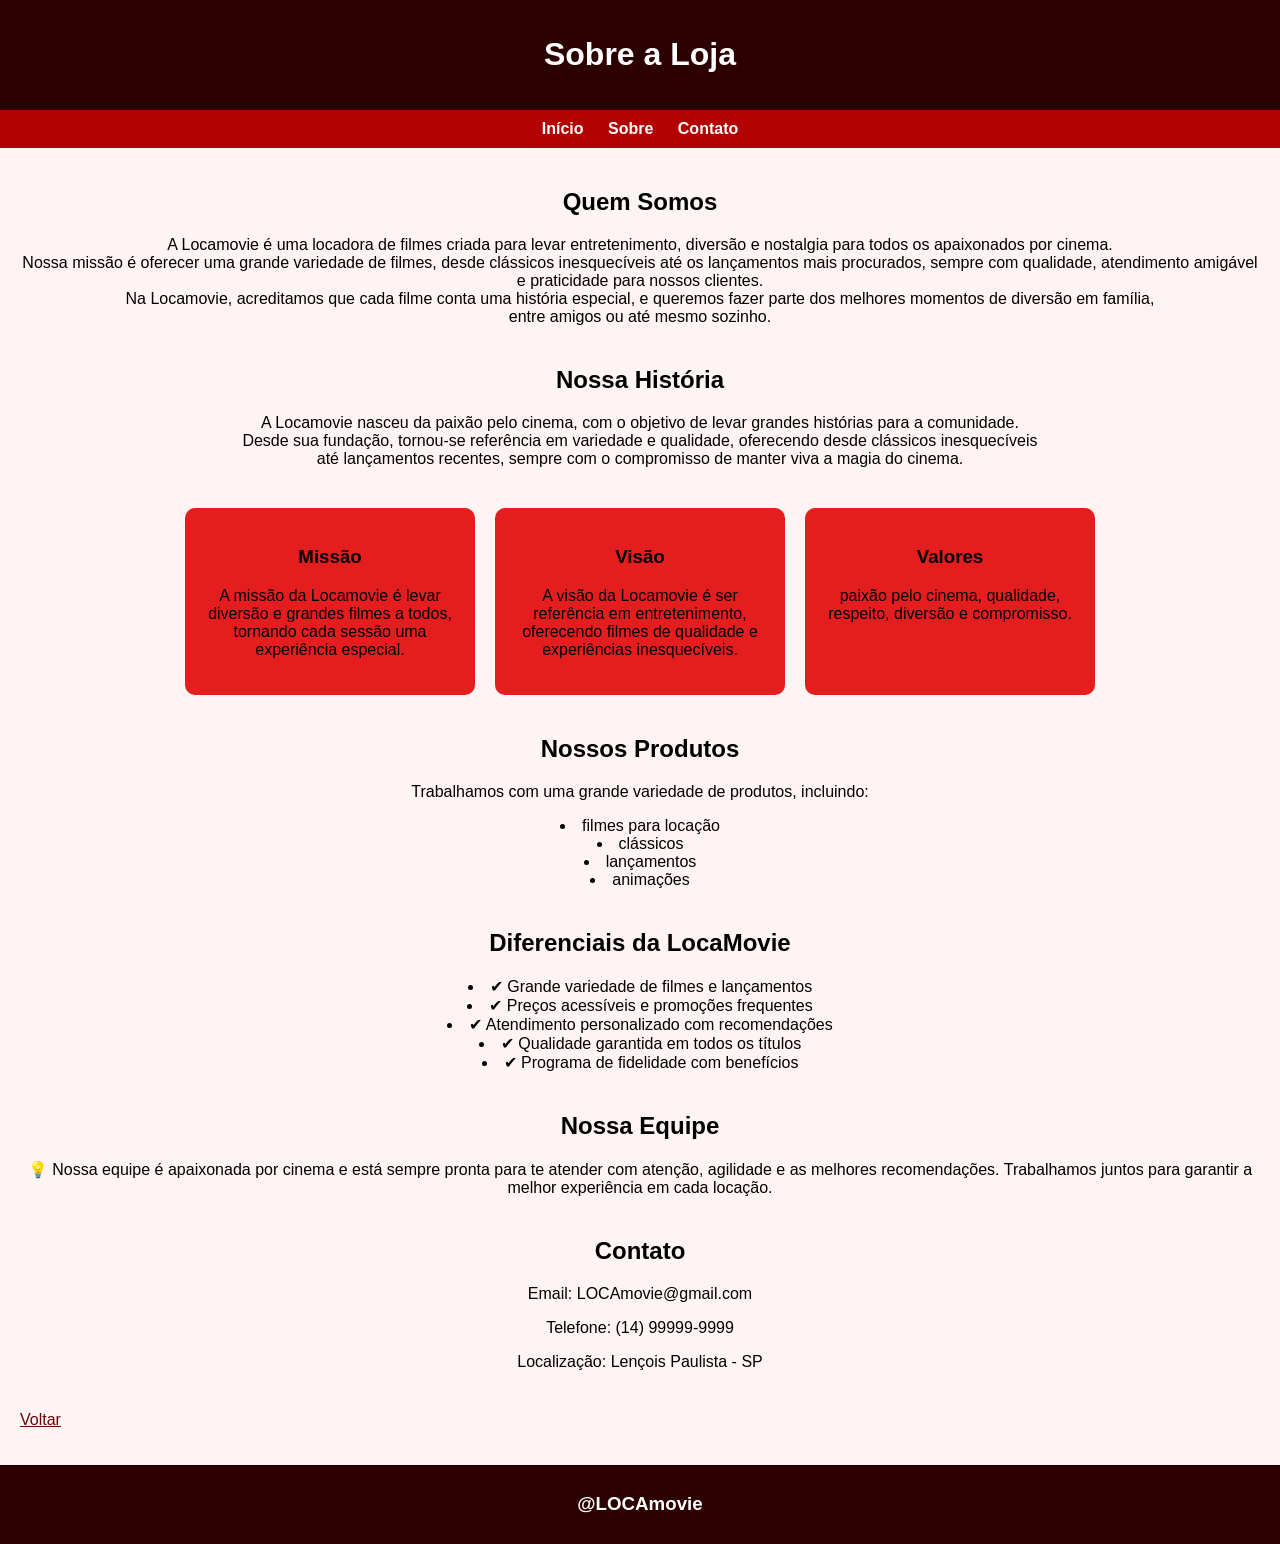
<file: locadora_filmes_rodol (FINAL)/locadora_filmes_rodol (2)/locadora_filmes_rodol/locadora_filmes_rodol/PAGINA3.html>
<!DOCTYPE html>
<html lang="pt-br">
<head>
    <meta charset="UTF-8">
    <title>Sobre</title>

    <style>
        /* 🔹 Ocupa toda a altura da tela */
        html, body {
            height: 100%;
            margin: 0;
        }

        /* 🔹 Ativa o flexbox */
        body {
            display: flex;
            flex-direction: column;
            font-family: Arial;
            background:  #fff4f4;
        }

        header {
            background: #2d0000;
            color: white;
            padding: 15px;
            text-align: center;
        }

        nav {
            background: rgb(179, 0, 0);
            padding: 10px;
            text-align: center;
        }

        nav a {
            color: white;
            margin: 0 10px;
            text-decoration: none;
            font-weight: bold;
        }

        /* 🔹 ESSENCIAL: empurra o footer */
        main {
            padding: 20px;
            flex: 1;
        }

        a {
            color: #680505;
        }

        footer {
            background:  #2d0000;
            color: white;
            text-align: center;
            padding: 10px;
        }

        section {
            margin-bottom: 40px;
            text-align: center;
        }

        .info {
            display: flex;
            justify-content: center;
            gap: 20px;
            flex-wrap: wrap;
        }

        .card {
            background: rgb(228, 30, 30);
            padding: 20px;
            width: 250px;
            border-radius: 10px;
        }

        ul {
            list-style-position: inside;
            padding: 0;
        }
    </style>
</head>

<body>

<header>
    <h1>Sobre a Loja</h1>
</header>

<nav>
   <a href="pagina.1.html">Início</a>
    <a href="PAGINA3.html">Sobre</a>
    <a href="PAGINA2.html">Contato</a>
</nav>

<main>

    <!-- APRESENTAÇÃO -->
    <section>
        <h2>Quem Somos</h2>
        <p>
            A Locamovie é uma locadora de filmes criada para levar entretenimento, diversão e nostalgia para todos os apaixonados por cinema.<br>
            Nossa missão é oferecer uma grande variedade de filmes, desde clássicos inesquecíveis até os lançamentos mais procurados, sempre com qualidade, 
            atendimento amigável e praticidade para nossos clientes.<br>
            Na Locamovie, acreditamos que cada filme conta uma história especial, e queremos fazer parte dos melhores momentos de diversão em família,<br>
            entre amigos ou até mesmo sozinho.<br>
        </p>
    </section>

    <!-- HISTÓRIA -->
    <section>
        <h2>Nossa História</h2>
        <p>
            A Locamovie nasceu da paixão pelo cinema, com o objetivo de levar grandes histórias para a comunidade.<br>
            Desde sua fundação, tornou-se referência em variedade e qualidade, oferecendo desde clássicos inesquecíveis<br> 
            até lançamentos recentes, sempre com o compromisso de manter viva a magia do cinema.<br>
        </p>
    </section>

    <!-- MISSÃO, VISÃO E VALORES -->
    <section class="info">

        <div class="card">
            <h3>Missão</h3>
            <p>A missão da Locamovie é levar diversão e grandes filmes a todos,
                 tornando cada sessão uma experiência especial.</p>
        </div>

        <div class="card">
            <h3>Visão</h3>
            <p>A visão da Locamovie é ser referência em entretenimento,
                 oferecendo filmes de qualidade e experiências inesquecíveis.</p>
        </div>

        <div class="card">
            <h3>Valores</h3>
            <p>paixão pelo cinema, qualidade, respeito, diversão e compromisso.</p>
        </div>
        
    </section>

    <!-- PRODUTOS -->
    <section>
        <h2>Nossos Produtos</h2>
        <p>Trabalhamos com uma grande variedade de produtos, incluindo:</p>
        <ul>
            <li>filmes para locação</li>
            <li>clássicos</li>
            <li>lançamentos</li>
            <li>animações</li>
        </ul>
    </section>

    <!-- DIFERENCIAIS -->
    <section>
        <h2>Diferenciais da LocaMovie</h2>
        <ul>
            <li>✔ Grande variedade de filmes e lançamentos</li>
            <li>✔ Preços acessíveis e promoções frequentes</li>
            <li>✔ Atendimento personalizado com recomendações</li>
            <li>✔ Qualidade garantida em todos os títulos</li>
            <li>✔ Programa de fidelidade com benefícios</li>
        </ul>
    </section>

    <!-- EQUIPE -->
    <section>
        <h2>Nossa Equipe</h2>
        <p>
            💡 Nossa equipe é apaixonada por cinema e está sempre pronta para te atender
             com atenção, agilidade e as melhores recomendações.
             Trabalhamos juntos para garantir a melhor experiência em cada locação.
        </p>
    </section>

    <!-- CONTATO -->
    <section>
        <h2>Contato</h2>
        <p>Email: LOCAmovie@gmail.com</p>
        <p>Telefone: (14) 99999-9999</p>
        <p>Localização: Lençois Paulista - SP</p>
    </section>

    <p><a href="pagina.1.html">Voltar</a></p>

</main>

<footer>
    <h3>@LOCAmovie<h3>
</footer>

</body>
</html>
</file>
<file: calculadora/style.css>
body {
    font-family: Arial, sans-serif;
    background-color: #f0f2f5;
    margin: 0;
    padding: 30px;
}

.container {
    max-width: 750px;
    margin: auto;
    background: white;
    padding: 25px;
    border-radius: 10px;
    box-shadow: 0 3px 10px #ccc;
}

h1, h2 {
    text-align: center;
    color: #263b5e;
}

.formulario {
    display: flex;
    gap: 10px;
    margin-bottom: 25px;
}

input {
    flex: 1;
    padding: 12px;
    border: 1px solid #ccc;
    border-radius: 5px;
}

button {
    background-color: #2563eb;
    color: white;
    border: none;
    padding: 12px 18px;
    border-radius: 5px;
    cursor: pointer;
}

button:hover {
    background-color: #1d4ed8;
}

table {
    width: 100%;
    border-collapse: collapse;
    margin: 20px 0;
}

th, td {
    padding: 12px;
    border: 1px solid #ddd;
    text-align: center;
}

th {
    background-color: #263b5e;
    color: white;
}

.aprovado {
    color: green;
    font-weight: bold;
}

.reprovado {
    color: red;
    font-weight: bold;
}

#resultado {
    text-align: center;
    font-weight: bold;
    margin-top: 20px;
}
</file>
